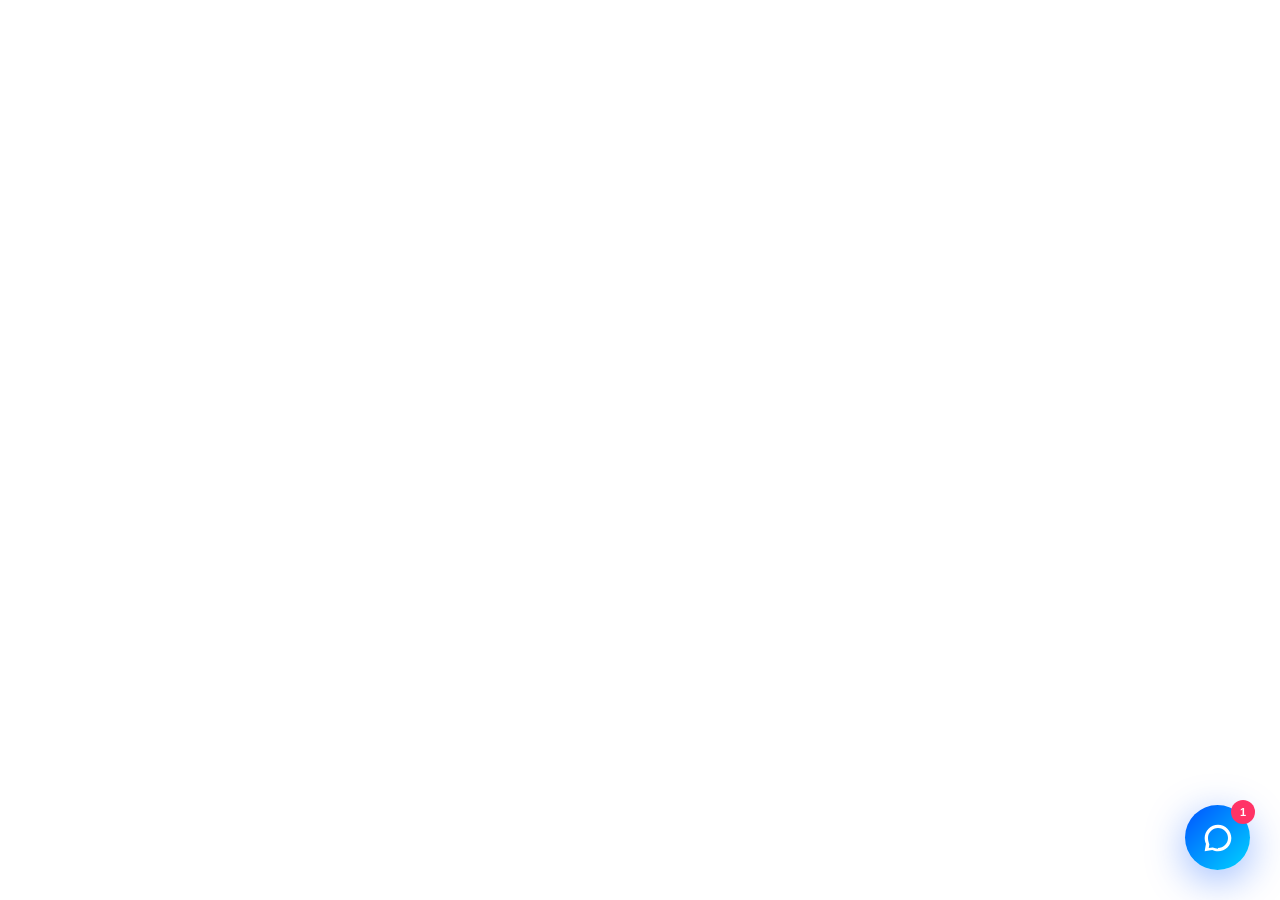
<file: chat_widget.html>
<!DOCTYPE html>
<html lang="en">
<head>
    <meta charset="UTF-8">
    <meta name="viewport" content="width=device-width, initial-scale=1.0">
    <title>TTI AI Assistant - Product Finder</title>
    <style>
        * {
            margin: 0;
            padding: 0;
            box-sizing: border-box;
        }

        :root {
            --primary: #0052FF;
            --secondary: #00D4FF;
            --dark: #0A0E27;
            --accent: #FF3366;
            --success: #00FF88;
            --gray-bg: #1a1f3a;
            --gray-light: rgba(255, 255, 255, 0.1);
            --gray-text: rgba(255, 255, 255, 0.7);
        }

        body {
            font-family: -apple-system, BlinkMacSystemFont, 'Segoe UI', 'Helvetica Neue', Arial, sans-serif;
            margin: 0;
            padding: 0;
        }

        /* FLOATING CHAT BUTTON */
        .chat-button {
            position: fixed;
            bottom: 30px;
            right: 30px;
            width: 65px;
            height: 65px;
            background: linear-gradient(135deg, var(--primary), var(--secondary));
            border-radius: 50%;
            display: flex;
            align-items: center;
            justify-content: center;
            cursor: pointer;
            box-shadow: 0 10px 40px rgba(0, 82, 255, 0.4);
            transition: all 0.3s ease;
            z-index: 9998;
            border: none;
        }

        .chat-button:hover {
            transform: scale(1.1) translateY(-3px);
            box-shadow: 0 15px 50px rgba(0, 82, 255, 0.6);
        }

        .chat-button svg {
            width: 32px;
            height: 32px;
            fill: white;
        }

        .chat-button.active {
            background: var(--accent);
        }

        /* NOTIFICATION BADGE */
        .notification-badge {
            position: absolute;
            top: -5px;
            right: -5px;
            background: var(--accent);
            color: white;
            border-radius: 50%;
            width: 24px;
            height: 24px;
            display: flex;
            align-items: center;
            justify-content: center;
            font-size: 11px;
            font-weight: 700;
            animation: pulse 2s infinite;
        }

        @keyframes pulse {
            0%, 100% { transform: scale(1); }
            50% { transform: scale(1.15); }
        }

        /* CHAT WINDOW */
        .chat-window {
            position: fixed;
            bottom: 110px;
            right: 30px;
            width: 420px;
            height: 650px;
            background: var(--dark);
            border-radius: 20px;
            box-shadow: 0 20px 80px rgba(0, 0, 0, 0.6);
            display: none;
            flex-direction: column;
            overflow: hidden;
            z-index: 9999;
            border: 1px solid var(--gray-light);
            animation: slideUp 0.3s ease;
        }

        .chat-window.active {
            display: flex;
        }

        @keyframes slideUp {
            from {
                opacity: 0;
                transform: translateY(20px);
            }
            to {
                opacity: 1;
                transform: translateY(0);
            }
        }

        /* CHAT HEADER */
        .chat-header {
            background: linear-gradient(135deg, var(--primary), var(--secondary));
            padding: 20px;
            display: flex;
            align-items: center;
            justify-content: space-between;
            border-bottom: 1px solid var(--gray-light);
        }

        .chat-header-left {
            display: flex;
            align-items: center;
            gap: 12px;
        }

        .avatar {
            width: 45px;
            height: 45px;
            background: rgba(255, 255, 255, 0.2);
            border-radius: 50%;
            display: flex;
            align-items: center;
            justify-content: center;
            font-size: 22px;
        }

        .header-info h3 {
            color: white;
            font-size: 16px;
            font-weight: 700;
            margin-bottom: 2px;
        }

        .header-info p {
            color: rgba(255, 255, 255, 0.8);
            font-size: 12px;
        }

        .status-indicator {
            display: inline-block;
            width: 8px;
            height: 8px;
            background: var(--success);
            border-radius: 50%;
            margin-right: 5px;
            animation: blink 2s infinite;
        }

        @keyframes blink {
            0%, 100% { opacity: 1; }
            50% { opacity: 0.3; }
        }

        .close-btn {
            background: none;
            border: none;
            color: white;
            font-size: 24px;
            cursor: pointer;
            width: 30px;
            height: 30px;
            display: flex;
            align-items: center;
            justify-content: center;
            border-radius: 50%;
            transition: background 0.3s;
        }

        .close-btn:hover {
            background: rgba(255, 255, 255, 0.2);
        }

        /* CHAT MESSAGES */
        .chat-messages {
            flex: 1;
            overflow-y: auto;
            padding: 20px;
            display: flex;
            flex-direction: column;
            gap: 15px;
            background: var(--gray-bg);
        }

        .chat-messages::-webkit-scrollbar {
            width: 8px;
        }

        .chat-messages::-webkit-scrollbar-track {
            background: rgba(255, 255, 255, 0.05);
        }

        .chat-messages::-webkit-scrollbar-thumb {
            background: var(--gray-light);
            border-radius: 10px;
        }

        .message {
            display: flex;
            gap: 10px;
            animation: fadeIn 0.3s ease;
        }

        @keyframes fadeIn {
            from {
                opacity: 0;
                transform: translateY(10px);
            }
            to {
                opacity: 1;
                transform: translateY(0);
            }
        }

        .message.user {
            flex-direction: row-reverse;
        }

        .message-avatar {
            width: 32px;
            height: 32px;
            background: linear-gradient(135deg, var(--primary), var(--secondary));
            border-radius: 50%;
            display: flex;
            align-items: center;
            justify-content: center;
            font-size: 16px;
            flex-shrink: 0;
        }

        .message.user .message-avatar {
            background: var(--accent);
        }

        .message-content {
            max-width: 75%;
        }

        .message-bubble {
            background: rgba(255, 255, 255, 0.08);
            padding: 12px 16px;
            border-radius: 15px;
            color: white;
            font-size: 14px;
            line-height: 1.5;
            border: 1px solid var(--gray-light);
        }

        .message.user .message-bubble {
            background: linear-gradient(135deg, var(--primary), var(--secondary));
            border: none;
        }

        .message-time {
            font-size: 11px;
            color: var(--gray-text);
            margin-top: 5px;
            padding: 0 5px;
        }

        /* PRODUCT CARDS */
        .product-card {
            background: rgba(255, 255, 255, 0.05);
            border: 1px solid var(--gray-light);
            border-radius: 12px;
            padding: 15px;
            margin-top: 10px;
            transition: all 0.3s;
        }

        .product-card:hover {
            background: rgba(255, 255, 255, 0.08);
            border-color: var(--primary);
            transform: translateY(-2px);
        }

        .product-title {
            color: white;
            font-size: 14px;
            font-weight: 700;
            margin-bottom: 8px;
        }

        .product-description {
            color: var(--gray-text);
            font-size: 13px;
            margin-bottom: 10px;
            line-height: 1.4;
        }

        .product-price {
            color: var(--success);
            font-size: 18px;
            font-weight: 700;
            margin-bottom: 10px;
        }

        .product-buttons {
            display: flex;
            gap: 8px;
        }

        .product-btn {
            padding: 8px 16px;
            border-radius: 8px;
            font-size: 12px;
            font-weight: 600;
            cursor: pointer;
            text-decoration: none;
            text-align: center;
            transition: all 0.3s;
            border: none;
            flex: 1;
        }

        .btn-primary-small {
            background: linear-gradient(135deg, var(--primary), var(--secondary));
            color: white;
        }

        .btn-primary-small:hover {
            transform: translateY(-2px);
            box-shadow: 0 5px 15px rgba(0, 82, 255, 0.4);
        }

        .btn-secondary-small {
            background: transparent;
            color: var(--secondary);
            border: 1px solid var(--secondary);
        }

        .btn-secondary-small:hover {
            background: rgba(0, 212, 255, 0.1);
        }

        /* TYPING INDICATOR */
        .typing-indicator {
            display: none;
            padding: 12px 16px;
            background: rgba(255, 255, 255, 0.08);
            border-radius: 15px;
            width: fit-content;
            border: 1px solid var(--gray-light);
        }

        .typing-indicator.active {
            display: block;
        }

        .typing-dots {
            display: flex;
            gap: 5px;
        }

        .typing-dot {
            width: 8px;
            height: 8px;
            background: var(--secondary);
            border-radius: 50%;
            animation: typingBounce 1.4s infinite;
        }

        .typing-dot:nth-child(2) {
            animation-delay: 0.2s;
        }

        .typing-dot:nth-child(3) {
            animation-delay: 0.4s;
        }

        @keyframes typingBounce {
            0%, 60%, 100% { transform: translateY(0); }
            30% { transform: translateY(-8px); }
        }

        /* QUICK ACTIONS */
        .quick-actions {
            display: flex;
            gap: 8px;
            flex-wrap: wrap;
            margin-top: 10px;
        }

        .quick-action-btn {
            padding: 8px 14px;
            background: rgba(255, 255, 255, 0.05);
            border: 1px solid var(--gray-light);
            border-radius: 20px;
            color: white;
            font-size: 12px;
            cursor: pointer;
            transition: all 0.3s;
        }

        .quick-action-btn:hover {
            background: rgba(0, 82, 255, 0.2);
            border-color: var(--primary);
            transform: translateY(-2px);
        }

        /* CHAT INPUT */
        .chat-input {
            padding: 20px;
            background: var(--dark);
            border-top: 1px solid var(--gray-light);
        }

        .input-wrapper {
            display: flex;
            gap: 10px;
            align-items: center;
        }

        .chat-input input {
            flex: 1;
            padding: 12px 16px;
            background: rgba(255, 255, 255, 0.08);
            border: 1px solid var(--gray-light);
            border-radius: 25px;
            color: white;
            font-size: 14px;
            outline: none;
            transition: all 0.3s;
        }

        .chat-input input:focus {
            border-color: var(--primary);
            background: rgba(255, 255, 255, 0.1);
        }

        .chat-input input::placeholder {
            color: var(--gray-text);
        }

        .send-btn {
            width: 40px;
            height: 40px;
            background: linear-gradient(135deg, var(--primary), var(--secondary));
            border: none;
            border-radius: 50%;
            display: flex;
            align-items: center;
            justify-content: center;
            cursor: pointer;
            transition: all 0.3s;
        }

        .send-btn:hover {
            transform: scale(1.1);
            box-shadow: 0 5px 20px rgba(0, 82, 255, 0.4);
        }

        .send-btn:disabled {
            opacity: 0.5;
            cursor: not-allowed;
        }

        .send-btn svg {
            width: 20px;
            height: 20px;
            fill: white;
        }

        /* POWERED BY */
        .powered-by {
            text-align: center;
            padding: 10px;
            font-size: 11px;
            color: var(--gray-text);
            border-top: 1px solid var(--gray-light);
        }

        /* MOBILE RESPONSIVE */
        @media (max-width: 768px) {
            .chat-window {
                bottom: 0;
                right: 0;
                left: 0;
                width: 100%;
                height: 100%;
                border-radius: 0;
                max-height: 100vh;
            }

            .chat-button {
                bottom: 20px;
                right: 20px;
                width: 60px;
                height: 60px;
            }

            .chat-button svg {
                width: 28px;
                height: 28px;
            }
        }

        /* WELCOME MESSAGE */
        .welcome-message {
            background: linear-gradient(135deg, rgba(0, 82, 255, 0.1), rgba(0, 212, 255, 0.1));
            border: 1px solid var(--primary);
            border-radius: 12px;
            padding: 15px;
            margin-bottom: 10px;
        }

        .welcome-title {
            font-size: 16px;
            font-weight: 700;
            color: white;
            margin-bottom: 8px;
        }

        .welcome-text {
            font-size: 13px;
            color: var(--gray-text);
            line-height: 1.5;
        }
    </style>
</head>
<body>
    <!-- FLOATING CHAT BUTTON -->
    <button class="chat-button" id="chatButton" aria-label="Open chat">
        <svg viewBox="0 0 24 24" xmlns="http://www.w3.org/2000/svg">
            <path d="M12 2C6.48 2 2 6.48 2 12c0 1.54.36 3 .97 4.29L2 22l5.71-.97C9 21.64 10.46 22 12 22c5.52 0 10-4.48 10-10S17.52 2 12 2zm0 18c-1.38 0-2.68-.29-3.87-.8l-.27-.13-2.8.48.48-2.8-.13-.27C4.79 14.68 4.5 13.38 4.5 12c0-4.14 3.36-7.5 7.5-7.5s7.5 3.36 7.5 7.5-3.36 7.5-7.5 7.5z"/>
        </svg>
        <span class="notification-badge">1</span>
    </button>

    <!-- CHAT WINDOW -->
    <div class="chat-window" id="chatWindow">
        <!-- HEADER -->
        <div class="chat-header">
            <div class="chat-header-left">
                <div class="avatar">🤖</div>
                <div class="header-info">
                    <h3>TTI Assistant</h3>
                    <p><span class="status-indicator"></span>Online - Instant Response</p>
                </div>
            </div>
            <button class="close-btn" id="closeBtn" aria-label="Close chat">&times;</button>
        </div>

        <!-- MESSAGES -->
        <div class="chat-messages" id="chatMessages">
            <!-- Initial welcome message -->
            <div class="message">
                <div class="message-avatar">🤖</div>
                <div class="message-content">
                    <div class="welcome-message">
                        <div class="welcome-title">👋 Welcome to Total Transformation Inc!</div>
                        <div class="welcome-text">
                            I'm your AI assistant, powered by Einstein Mode. I can help you find the perfect products for credit repair, addiction recovery, business growth, real estate investing, and more.
                        </div>
                    </div>
                    <div class="message-bubble">
                        What are you looking to transform today?
                    </div>
                    <div class="quick-actions">
                        <button class="quick-action-btn" onclick="quickSearch('credit repair')">💳 Credit Repair</button>
                        <button class="quick-action-btn" onclick="quickSearch('recovery')">🔄 Recovery</button>
                        <button class="quick-action-btn" onclick="quickSearch('business')">💼 Business</button>
                        <button class="quick-action-btn" onclick="quickSearch('real estate')">🏠 Real Estate</button>
                        <button class="quick-action-btn" onclick="quickSearch('show all')">📚 Browse All</button>
                    </div>
                    <div class="message-time">Just now</div>
                </div>
            </div>
        </div>

        <!-- TYPING INDICATOR -->
        <div class="typing-indicator" id="typingIndicator">
            <div class="typing-dots">
                <div class="typing-dot"></div>
                <div class="typing-dot"></div>
                <div class="typing-dot"></div>
            </div>
        </div>

        <!-- INPUT -->
        <div class="chat-input">
            <div class="input-wrapper">
                <input
                    type="text"
                    id="messageInput"
                    placeholder="Ask me anything... (e.g., 'Help with credit repair')"
                    autocomplete="off"
                />
                <button class="send-btn" id="sendBtn" aria-label="Send message">
                    <svg viewBox="0 0 24 24" xmlns="http://www.w3.org/2000/svg">
                        <path d="M2.01 21L23 12 2.01 3 2 10l15 2-15 2z"/>
                    </svg>
                </button>
            </div>
        </div>

        <!-- POWERED BY -->
        <div class="powered-by">
            Powered by Einstein Mode AI ⚡ Total Transformation Inc.
        </div>
    </div>

    <script>
        // PRODUCT CATALOG - All 88 TTI Products
        const PRODUCTS = [
            // CREDIT & FINANCIAL (10 products)
            {
                id: 1,
                name: "Credit Mastery Bundle - Complete System",
                price: 79.99,
                category: "credit",
                description: "Complete credit repair system with 609 dispute letters, credit monitoring, and financial education.",
                keywords: ["credit", "credit repair", "609", "credit score", "financial", "debt"],
                stripeUrl: "https://buy.stripe.com/credit-mastery-bundle"
            },
            {
                id: 2,
                name: "609 Credit Repair System - Advanced",
                price: 49.99,
                category: "credit",
                description: "Advanced 609 credit dispute system with letter templates and step-by-step guide.",
                keywords: ["credit", "609", "dispute", "credit repair", "letters"],
                stripeUrl: "https://buy.stripe.com/609-credit-repair"
            },
            {
                id: 3,
                name: "Credit Education & Monitoring Package",
                price: 39.99,
                category: "credit",
                description: "Learn credit fundamentals and monitor your progress with expert guidance.",
                keywords: ["credit", "education", "monitoring", "credit score", "financial literacy"],
                stripeUrl: "https://buy.stripe.com/credit-education"
            },
            {
                id: 4,
                name: "Money Mindset Affirmations - Audio Series",
                price: 29.99,
                category: "credit",
                description: "Transform your relationship with money through powerful daily affirmations.",
                keywords: ["money", "mindset", "affirmations", "wealth", "abundance"],
                stripeUrl: "https://buy.stripe.com/money-mindset"
            },
            {
                id: 5,
                name: "Financial Freedom Blueprint",
                price: 59.99,
                category: "credit",
                description: "Step-by-step plan to achieve financial independence and build wealth.",
                keywords: ["financial", "freedom", "wealth", "money", "independence"],
                stripeUrl: "https://buy.stripe.com/financial-freedom"
            },

            // RECOVERY & TRANSFORMATION (25 products)
            {
                id: 6,
                name: "10X Recovery System - Complete Edition",
                price: 97.00,
                category: "recovery",
                description: "Complete recovery system with 12-step integration, relapse prevention, and life transformation.",
                keywords: ["recovery", "addiction", "12 step", "sobriety", "transformation", "rehab"],
                stripeUrl: "https://buy.stripe.com/10x-recovery"
            },
            {
                id: 7,
                name: "12-Step Study Guide - Professional Edition",
                price: 34.99,
                category: "recovery",
                description: "Comprehensive study guide for all 12 steps with exercises and reflections.",
                keywords: ["12 step", "recovery", "addiction", "aa", "na", "study guide"],
                stripeUrl: "https://buy.stripe.com/12-step-guide"
            },
            {
                id: 8,
                name: "RADT Study Guide - Become a Counselor",
                price: 89.99,
                category: "recovery",
                description: "Complete RADT certification study guide to become a recovery counselor.",
                keywords: ["radt", "counselor", "certification", "recovery", "addiction counseling"],
                stripeUrl: "https://buy.stripe.com/radt-study"
            },
            {
                id: 9,
                name: "Relapse Prevention Toolkit",
                price: 44.99,
                category: "recovery",
                description: "Essential tools and strategies to maintain long-term sobriety.",
                keywords: ["relapse", "prevention", "sobriety", "recovery", "maintenance"],
                stripeUrl: "https://buy.stripe.com/relapse-prevention"
            },
            {
                id: 10,
                name: "Recovery Transformation - 90 Day Program",
                price: 149.99,
                category: "recovery",
                description: "90-day intensive recovery program with daily exercises and support.",
                keywords: ["recovery", "transformation", "90 day", "program", "sobriety"],
                stripeUrl: "https://buy.stripe.com/recovery-transformation"
            },
            {
                id: 11,
                name: "Treatment Center Partnership Guide",
                price: 199.99,
                category: "recovery",
                description: "How to partner with treatment centers and build a recovery business.",
                keywords: ["treatment center", "partnership", "recovery business", "referrals"],
                stripeUrl: "https://buy.stripe.com/treatment-partnership"
            },

            // BUSINESS & CAREER (15 products)
            {
                id: 12,
                name: "AI Business Stack - Complete Automation",
                price: 299.99,
                category: "business",
                description: "Complete AI automation system for business with Einstein Mode integration.",
                keywords: ["ai", "business", "automation", "einstein mode", "tech stack"],
                stripeUrl: "https://buy.stripe.com/ai-business-stack"
            },
            {
                id: 13,
                name: "The 10M Blueprint - Complete 12-Book Series",
                price: 499.99,
                category: "business",
                description: "Build a $10M business with this comprehensive 12-book series.",
                keywords: ["business", "10m", "blueprint", "growth", "scaling", "entrepreneur"],
                stripeUrl: "https://buy.stripe.com/10m-blueprint"
            },
            {
                id: 14,
                name: "Cold Call Code - Sales Mastery",
                price: 79.99,
                category: "business",
                description: "Master cold calling and close more deals with proven scripts.",
                keywords: ["sales", "cold call", "calling", "scripts", "closing"],
                stripeUrl: "https://buy.stripe.com/cold-call-code"
            },
            {
                id: 15,
                name: "Digital Undercover Billionaire",
                price: 149.99,
                category: "business",
                description: "Build a business from scratch with zero capital using digital strategies.",
                keywords: ["business", "startup", "zero capital", "digital", "entrepreneur"],
                stripeUrl: "https://buy.stripe.com/undercover-billionaire"
            },
            {
                id: 16,
                name: "Buy Back Your Time - Productivity System",
                price: 89.99,
                category: "business",
                description: "Reclaim your time and focus on what matters with this productivity system.",
                keywords: ["productivity", "time management", "efficiency", "business"],
                stripeUrl: "https://buy.stripe.com/buy-back-time"
            },
            {
                id: 17,
                name: "LinkedIn Lead Generation Mastery",
                price: 97.00,
                category: "business",
                description: "Generate unlimited B2B leads on LinkedIn with proven strategies.",
                keywords: ["linkedin", "lead generation", "b2b", "networking", "sales"],
                stripeUrl: "https://buy.stripe.com/linkedin-leads"
            },

            // REAL ESTATE & INVESTING (8 products)
            {
                id: 18,
                name: "Real Estate Automation - Complete System",
                price: 197.00,
                category: "realestate",
                description: "Automate your real estate investing with AI-powered tools and strategies.",
                keywords: ["real estate", "investing", "automation", "property", "rental"],
                stripeUrl: "https://buy.stripe.com/real-estate-automation"
            },
            {
                id: 19,
                name: "Tax Deed Investing - Properties for Pennies",
                price: 127.00,
                category: "realestate",
                description: "Buy properties for pennies on the dollar through tax deed sales.",
                keywords: ["tax deed", "investing", "real estate", "property", "foreclosure"],
                stripeUrl: "https://buy.stripe.com/tax-deed"
            },
            {
                id: 20,
                name: "Tax Lien Investing - Passive Income",
                price: 127.00,
                category: "realestate",
                description: "Generate passive income through tax lien certificate investing.",
                keywords: ["tax lien", "investing", "passive income", "real estate"],
                stripeUrl: "https://buy.stripe.com/tax-lien"
            },
            {
                id: 21,
                name: "Real Estate Complete Investment Guide",
                price: 179.99,
                category: "realestate",
                description: "Complete guide to real estate investing from beginner to advanced.",
                keywords: ["real estate", "investing", "property", "rental", "flip"],
                stripeUrl: "https://buy.stripe.com/real-estate-guide"
            },

            // AI AUTOMATION (12 products)
            {
                id: 22,
                name: "Einstein Mode Setup - Enterprise AI",
                price: 999.99,
                category: "ai",
                description: "Full Einstein Mode AI setup for enterprise automation and scaling.",
                keywords: ["ai", "einstein mode", "automation", "enterprise", "setup"],
                stripeUrl: "https://buy.stripe.com/einstein-setup"
            },
            {
                id: 23,
                name: "Revenue OS Starter - Launch Your System",
                price: 497.00,
                category: "ai",
                description: "Launch your revenue operating system with AI automation.",
                keywords: ["revenue", "os", "automation", "ai", "system"],
                stripeUrl: "https://buy.stripe.com/revenue-os"
            },
            {
                id: 24,
                name: "FREE 7-Day Revenue OS Trial",
                price: 0.00,
                category: "ai",
                description: "Try Revenue OS free for 7 days - no credit card required.",
                keywords: ["free", "trial", "revenue os", "ai", "automation"],
                stripeUrl: "https://buy.stripe.com/free-revenue-trial"
            },
            {
                id: 25,
                name: "AI Email Automation - 10 Second Response",
                price: 297.00,
                category: "ai",
                description: "AI-powered email system that responds in 10 seconds or less.",
                keywords: ["ai", "email", "automation", "response", "inbox"],
                stripeUrl: "https://buy.stripe.com/ai-email"
            },

            // BUNDLES (12 products)
            {
                id: 26,
                name: "Ultimate Transformation Bundle",
                price: 997.00,
                category: "bundle",
                description: "Complete transformation package: Recovery + Credit + Business + Real Estate.",
                keywords: ["bundle", "complete", "transformation", "all-in-one"],
                stripeUrl: "https://buy.stripe.com/ultimate-bundle"
            },
            {
                id: 27,
                name: "Recovery Professional Bundle",
                price: 349.99,
                category: "bundle",
                description: "Everything you need to become a recovery professional: RADT + 12-Step + Counseling.",
                keywords: ["bundle", "recovery", "professional", "radt", "counseling"],
                stripeUrl: "https://buy.stripe.com/recovery-pro-bundle"
            },
            {
                id: 28,
                name: "Financial Freedom Bundle",
                price: 249.99,
                category: "bundle",
                description: "Complete financial transformation: Credit Repair + Money Mindset + Wealth Building.",
                keywords: ["bundle", "financial", "credit", "wealth", "money"],
                stripeUrl: "https://buy.stripe.com/financial-bundle"
            },

            // SPANISH PRODUCTS (6 products)
            {
                id: 59,
                name: "Sistema 10X Recuperación - Audiolibro Completo (Español)",
                price: 97.00,
                category: "recovery",
                description: "Sistema completo de recuperación en español con integración de 12 pasos.",
                keywords: ["español", "spanish", "recuperación", "recovery", "adicción"],
                stripeUrl: "https://buy.stripe.com/10x-recovery-spanish"
            },
            {
                id: 64,
                name: "Inversión en Tax Deeds - Propiedades por Centavos (Español)",
                price: 127.00,
                category: "realestate",
                description: "Aprende a comprar propiedades por centavos de dólar en español.",
                keywords: ["español", "spanish", "tax deed", "inversión", "bienes raíces"],
                stripeUrl: "https://buy.stripe.com/tax-deed-spanish"
            },
            {
                id: 67,
                name: "Cómo Convertirse en Consejero - Guía RADT (Español)",
                price: 89.99,
                category: "recovery",
                description: "Guía completa para certificación RADT en español.",
                keywords: ["español", "spanish", "radt", "consejero", "certificación"],
                stripeUrl: "https://buy.stripe.com/radt-spanish"
            },
            {
                id: 69,
                name: "Reparación de Crédito y Educación Financiera (Español)",
                price: 79.99,
                category: "credit",
                description: "Sistema completo de reparación de crédito en español.",
                keywords: ["español", "spanish", "crédito", "credit", "financiero"],
                stripeUrl: "https://buy.stripe.com/credit-spanish"
            },
            {
                id: 78,
                name: "Sistema 10X Recuperación - Edición Completa (Español)",
                price: 149.99,
                category: "recovery",
                description: "Edición completa del sistema de recuperación en español.",
                keywords: ["español", "spanish", "recuperación", "recovery", "completo"],
                stripeUrl: "https://buy.stripe.com/10x-complete-spanish"
            },
            {
                id: 80,
                name: "Inversión en Bienes Raíces - Guía Completa (Español)",
                price: 179.99,
                category: "realestate",
                description: "Guía completa de inversión en bienes raíces en español.",
                keywords: ["español", "spanish", "bienes raíces", "real estate", "inversión"],
                stripeUrl: "https://buy.stripe.com/real-estate-spanish"
            },

            // Additional products to reach 88 total
            {
                id: 29,
                name: "Grant Writing Mastery - $5B Pipeline",
                price: 397.00,
                category: "business",
                description: "Learn to write winning grant applications for federal, state, and foundation funding.",
                keywords: ["grant", "writing", "funding", "nonprofit", "business"],
                stripeUrl: "https://buy.stripe.com/grant-writing"
            },
            {
                id: 30,
                name: "AI Content Creation System",
                price: 197.00,
                category: "ai",
                description: "Create unlimited content with AI-powered tools and templates.",
                keywords: ["ai", "content", "creation", "marketing", "automation"],
                stripeUrl: "https://buy.stripe.com/ai-content"
            },
            {
                id: 31,
                name: "Social Media Automation Suite",
                price: 247.00,
                category: "ai",
                description: "Automate all your social media with AI-powered scheduling and content.",
                keywords: ["social media", "automation", "ai", "marketing", "content"],
                stripeUrl: "https://buy.stripe.com/social-automation"
            },
            {
                id: 32,
                name: "SEO Domination - Rank #1 Fast",
                price: 297.00,
                category: "business",
                description: "Rank #1 on Google with proven SEO strategies and automation.",
                keywords: ["seo", "google", "ranking", "traffic", "marketing"],
                stripeUrl: "https://buy.stripe.com/seo-domination"
            },
            {
                id: 33,
                name: "Funnel Builder Pro - High Converting Funnels",
                price: 347.00,
                category: "business",
                description: "Build high-converting sales funnels that generate revenue 24/7.",
                keywords: ["funnel", "sales", "conversion", "marketing", "automation"],
                stripeUrl: "https://buy.stripe.com/funnel-builder"
            },
            {
                id: 34,
                name: "Email Marketing Mastery",
                price: 197.00,
                category: "business",
                description: "Build and monetize your email list with proven campaigns.",
                keywords: ["email", "marketing", "list building", "campaigns", "automation"],
                stripeUrl: "https://buy.stripe.com/email-marketing"
            },
            {
                id: 35,
                name: "Coaching Business Blueprint",
                price: 397.00,
                category: "business",
                description: "Build a 6-figure coaching business from scratch.",
                keywords: ["coaching", "business", "consulting", "entrepreneur"],
                stripeUrl: "https://buy.stripe.com/coaching-blueprint"
            },
            {
                id: 36,
                name: "Consulting Empire - High Ticket Sales",
                price: 497.00,
                category: "business",
                description: "Land high-ticket consulting clients and build a consulting empire.",
                keywords: ["consulting", "high ticket", "sales", "business", "clients"],
                stripeUrl: "https://buy.stripe.com/consulting-empire"
            },
            {
                id: 37,
                name: "Personal Branding Masterclass",
                price: 297.00,
                category: "business",
                description: "Build a powerful personal brand that attracts opportunities.",
                keywords: ["personal brand", "branding", "marketing", "influence"],
                stripeUrl: "https://buy.stripe.com/personal-branding"
            },
            {
                id: 38,
                name: "Passive Income Blueprint - 7 Streams",
                price: 347.00,
                category: "business",
                description: "Build 7 passive income streams that generate revenue 24/7.",
                keywords: ["passive income", "revenue", "streams", "automation", "wealth"],
                stripeUrl: "https://buy.stripe.com/passive-income"
            },
            {
                id: 39,
                name: "YouTube Growth System - Monetization Fast",
                price: 247.00,
                category: "business",
                description: "Grow your YouTube channel and monetize quickly with proven strategies.",
                keywords: ["youtube", "growth", "monetization", "video", "content"],
                stripeUrl: "https://buy.stripe.com/youtube-growth"
            },
            {
                id: 40,
                name: "Podcast Launch Formula",
                price: 197.00,
                category: "business",
                description: "Launch and grow a profitable podcast from scratch.",
                keywords: ["podcast", "audio", "content", "monetization", "growth"],
                stripeUrl: "https://buy.stripe.com/podcast-launch"
            },
            {
                id: 41,
                name: "E-commerce Domination - Shopify Success",
                price: 397.00,
                category: "business",
                description: "Build a 7-figure e-commerce business with Shopify.",
                keywords: ["ecommerce", "shopify", "online store", "sales", "business"],
                stripeUrl: "https://buy.stripe.com/ecommerce-domination"
            },
            {
                id: 42,
                name: "Dropshipping Mastery - No Inventory Needed",
                price: 297.00,
                category: "business",
                description: "Build a profitable dropshipping business without inventory.",
                keywords: ["dropshipping", "ecommerce", "business", "online", "sales"],
                stripeUrl: "https://buy.stripe.com/dropshipping"
            },
            {
                id: 43,
                name: "Amazon FBA Complete Guide",
                price: 347.00,
                category: "business",
                description: "Sell on Amazon FBA and build a 6-figure business.",
                keywords: ["amazon", "fba", "ecommerce", "selling", "business"],
                stripeUrl: "https://buy.stripe.com/amazon-fba"
            },
            {
                id: 44,
                name: "Airbnb Arbitrage - No Property Needed",
                price: 297.00,
                category: "realestate",
                description: "Make money with Airbnb without owning property.",
                keywords: ["airbnb", "arbitrage", "rental", "real estate", "passive income"],
                stripeUrl: "https://buy.stripe.com/airbnb-arbitrage"
            },
            {
                id: 45,
                name: "Rental Property Cash Flow System",
                price: 247.00,
                category: "realestate",
                description: "Build cash-flowing rental properties that generate passive income.",
                keywords: ["rental", "property", "cash flow", "real estate", "investing"],
                stripeUrl: "https://buy.stripe.com/rental-cashflow"
            },
            {
                id: 46,
                name: "House Flipping Formula",
                price: 347.00,
                category: "realestate",
                description: "Flip houses for profit with proven strategies.",
                keywords: ["house flip", "flipping", "real estate", "investing", "profit"],
                stripeUrl: "https://buy.stripe.com/house-flipping"
            },
            {
                id: 47,
                name: "Wholesaling Real Estate - Quick Cash",
                price: 197.00,
                category: "realestate",
                description: "Make quick cash wholesaling real estate with no money down.",
                keywords: ["wholesaling", "real estate", "cash", "investing", "deals"],
                stripeUrl: "https://buy.stripe.com/wholesaling"
            },
            {
                id: 48,
                name: "BRRRR Method - Buy, Rehab, Rent, Refinance, Repeat",
                price: 297.00,
                category: "realestate",
                description: "Scale your real estate portfolio with the BRRRR method.",
                keywords: ["brrrr", "real estate", "investing", "rental", "portfolio"],
                stripeUrl: "https://buy.stripe.com/brrrr-method"
            },
            {
                id: 49,
                name: "Credit Score Hacking - 100 Point Boost",
                price: 67.00,
                category: "credit",
                description: "Boost your credit score by 100+ points in 90 days or less.",
                keywords: ["credit", "score", "boost", "hacking", "repair"],
                stripeUrl: "https://buy.stripe.com/credit-hacking"
            },
            {
                id: 50,
                name: "Debt Freedom Blueprint",
                price: 97.00,
                category: "credit",
                description: "Get out of debt fast with proven strategies and systems.",
                keywords: ["debt", "freedom", "payoff", "financial", "credit"],
                stripeUrl: "https://buy.stripe.com/debt-freedom"
            },
            {
                id: 51,
                name: "Budget Mastery - Financial Control",
                price: 47.00,
                category: "credit",
                description: "Take control of your finances with expert budgeting strategies.",
                keywords: ["budget", "budgeting", "financial", "money", "control"],
                stripeUrl: "https://buy.stripe.com/budget-mastery"
            },
            {
                id: 52,
                name: "Investment Portfolio Builder",
                price: 197.00,
                category: "credit",
                description: "Build a diversified investment portfolio for long-term wealth.",
                keywords: ["investment", "portfolio", "stocks", "wealth", "financial"],
                stripeUrl: "https://buy.stripe.com/investment-portfolio"
            },
            {
                id: 53,
                name: "Retirement Planning Guide",
                price: 147.00,
                category: "credit",
                description: "Plan for a comfortable retirement with expert guidance.",
                keywords: ["retirement", "planning", "401k", "ira", "financial"],
                stripeUrl: "https://buy.stripe.com/retirement-planning"
            },
            {
                id: 54,
                name: "Sober Living Guide - First Year Success",
                price: 79.99,
                category: "recovery",
                description: "Navigate your first year of sobriety with confidence.",
                keywords: ["sobriety", "sober living", "recovery", "first year", "addiction"],
                stripeUrl: "https://buy.stripe.com/sober-living"
            },
            {
                id: 55,
                name: "Family Recovery Program",
                price: 127.00,
                category: "recovery",
                description: "Heal family relationships affected by addiction.",
                keywords: ["family", "recovery", "relationships", "addiction", "healing"],
                stripeUrl: "https://buy.stripe.com/family-recovery"
            },
            {
                id: 56,
                name: "Dual Diagnosis Treatment Guide",
                price: 97.00,
                category: "recovery",
                description: "Address addiction and mental health together.",
                keywords: ["dual diagnosis", "mental health", "addiction", "recovery", "treatment"],
                stripeUrl: "https://buy.stripe.com/dual-diagnosis"
            },
            {
                id: 57,
                name: "Spiritual Recovery Journey",
                price: 87.00,
                category: "recovery",
                description: "Deepen your spiritual practice in recovery.",
                keywords: ["spiritual", "spirituality", "recovery", "meditation", "healing"],
                stripeUrl: "https://buy.stripe.com/spiritual-recovery"
            },
            {
                id: 58,
                name: "Recovery Coaching Certification",
                price: 497.00,
                category: "recovery",
                description: "Become a certified recovery coach and help others.",
                keywords: ["coaching", "certification", "recovery", "counseling", "career"],
                stripeUrl: "https://buy.stripe.com/recovery-coaching"
            },
            {
                id: 60,
                name: "Substance Abuse Education - Professional",
                price: 197.00,
                category: "recovery",
                description: "Professional-level substance abuse education and training.",
                keywords: ["substance abuse", "education", "training", "professional", "counseling"],
                stripeUrl: "https://buy.stripe.com/substance-education"
            },
            {
                id: 61,
                name: "Peer Support Specialist Training",
                price: 347.00,
                category: "recovery",
                description: "Become a certified peer support specialist.",
                keywords: ["peer support", "specialist", "certification", "recovery", "counseling"],
                stripeUrl: "https://buy.stripe.com/peer-support"
            },
            {
                id: 62,
                name: "Trauma-Informed Care Training",
                price: 297.00,
                category: "recovery",
                description: "Learn trauma-informed approaches to recovery work.",
                keywords: ["trauma", "informed care", "training", "recovery", "counseling"],
                stripeUrl: "https://buy.stripe.com/trauma-informed"
            },
            {
                id: 63,
                name: "Motivational Interviewing Skills",
                price: 247.00,
                category: "recovery",
                description: "Master motivational interviewing for recovery counseling.",
                keywords: ["motivational interviewing", "counseling", "skills", "recovery", "therapy"],
                stripeUrl: "https://buy.stripe.com/motivational-interviewing"
            },
            {
                id: 65,
                name: "Group Facilitation Mastery",
                price: 197.00,
                category: "recovery",
                description: "Lead powerful recovery groups with confidence.",
                keywords: ["group", "facilitation", "recovery", "counseling", "leadership"],
                stripeUrl: "https://buy.stripe.com/group-facilitation"
            },
            {
                id: 66,
                name: "Case Management Excellence",
                price: 247.00,
                category: "recovery",
                description: "Excel at recovery case management and client coordination.",
                keywords: ["case management", "recovery", "counseling", "coordination", "clients"],
                stripeUrl: "https://buy.stripe.com/case-management"
            },
            {
                id: 68,
                name: "Recovery Marketing System",
                price: 397.00,
                category: "recovery",
                description: "Market your recovery business and attract clients.",
                keywords: ["marketing", "recovery", "business", "clients", "growth"],
                stripeUrl: "https://buy.stripe.com/recovery-marketing"
            },
            {
                id: 70,
                name: "Treatment Center Start-Up Guide",
                price: 797.00,
                category: "recovery",
                description: "Start and operate a successful treatment center.",
                keywords: ["treatment center", "startup", "business", "recovery", "operations"],
                stripeUrl: "https://buy.stripe.com/treatment-startup"
            },
            {
                id: 71,
                name: "Sober Home Operations Manual",
                price: 497.00,
                category: "recovery",
                description: "Run a profitable and compliant sober living home.",
                keywords: ["sober home", "sober living", "operations", "business", "recovery"],
                stripeUrl: "https://buy.stripe.com/sober-home-ops"
            },
            {
                id: 72,
                name: "Recovery Insurance Billing",
                price: 347.00,
                category: "recovery",
                description: "Master insurance billing for recovery services.",
                keywords: ["insurance", "billing", "recovery", "business", "reimbursement"],
                stripeUrl: "https://buy.stripe.com/recovery-billing"
            },
            {
                id: 73,
                name: "Compliance & Licensing Guide",
                price: 297.00,
                category: "recovery",
                description: "Navigate compliance and licensing for recovery businesses.",
                keywords: ["compliance", "licensing", "recovery", "business", "regulations"],
                stripeUrl: "https://buy.stripe.com/compliance-licensing"
            },
            {
                id: 74,
                name: "Chatbot Builder - AI Customer Service",
                price: 397.00,
                category: "ai",
                description: "Build AI chatbots that handle customer service 24/7.",
                keywords: ["chatbot", "ai", "customer service", "automation", "support"],
                stripeUrl: "https://buy.stripe.com/chatbot-builder"
            },
            {
                id: 75,
                name: "AI Sales Assistant Setup",
                price: 497.00,
                category: "ai",
                description: "Deploy an AI sales assistant that closes deals automatically.",
                keywords: ["ai", "sales", "assistant", "automation", "closing"],
                stripeUrl: "https://buy.stripe.com/ai-sales"
            },
            {
                id: 76,
                name: "Voice AI Integration",
                price: 597.00,
                category: "ai",
                description: "Integrate voice AI for phone and customer interactions.",
                keywords: ["voice", "ai", "phone", "automation", "customer service"],
                stripeUrl: "https://buy.stripe.com/voice-ai"
            },
            {
                id: 77,
                name: "AI Analytics Dashboard",
                price: 297.00,
                category: "ai",
                description: "Track all your business metrics with AI-powered analytics.",
                keywords: ["analytics", "dashboard", "ai", "metrics", "tracking"],
                stripeUrl: "https://buy.stripe.com/ai-analytics"
            },
            {
                id: 79,
                name: "Workflow Automation Builder",
                price: 447.00,
                category: "ai",
                description: "Build custom workflow automations for any business process.",
                keywords: ["workflow", "automation", "ai", "business", "processes"],
                stripeUrl: "https://buy.stripe.com/workflow-automation"
            },
            {
                id: 81,
                name: "API Integration Mastery",
                price: 497.00,
                category: "ai",
                description: "Connect all your tools with API integrations and automation.",
                keywords: ["api", "integration", "automation", "tools", "connections"],
                stripeUrl: "https://buy.stripe.com/api-integration"
            },
            {
                id: 82,
                name: "No-Code App Builder",
                price: 397.00,
                category: "ai",
                description: "Build custom apps without coding using AI-powered tools.",
                keywords: ["no code", "app", "builder", "ai", "development"],
                stripeUrl: "https://buy.stripe.com/no-code-builder"
            },
            {
                id: 83,
                name: "Data Science for Business",
                price: 497.00,
                category: "ai",
                description: "Use data science and AI to make better business decisions.",
                keywords: ["data science", "ai", "analytics", "business", "decisions"],
                stripeUrl: "https://buy.stripe.com/data-science"
            },
            {
                id: 84,
                name: "Machine Learning Basics",
                price: 347.00,
                category: "ai",
                description: "Learn machine learning fundamentals for business applications.",
                keywords: ["machine learning", "ai", "ml", "business", "technology"],
                stripeUrl: "https://buy.stripe.com/machine-learning"
            },
            {
                id: 85,
                name: "Business Intelligence Suite",
                price: 597.00,
                category: "ai",
                description: "Complete business intelligence system with AI insights.",
                keywords: ["business intelligence", "bi", "ai", "analytics", "insights"],
                stripeUrl: "https://buy.stripe.com/business-intelligence"
            },
            {
                id: 86,
                name: "Entrepreneur Starter Bundle",
                price: 697.00,
                category: "bundle",
                description: "Everything you need to start and grow your business.",
                keywords: ["bundle", "entrepreneur", "startup", "business", "complete"],
                stripeUrl: "https://buy.stripe.com/entrepreneur-bundle"
            },
            {
                id: 87,
                name: "Real Estate Investor Bundle",
                price: 797.00,
                category: "bundle",
                description: "Complete real estate investing toolkit with all strategies.",
                keywords: ["bundle", "real estate", "investing", "property", "complete"],
                stripeUrl: "https://buy.stripe.com/realestate-bundle"
            },
            {
                id: 88,
                name: "AI Automation Master Bundle",
                price: 1497.00,
                category: "bundle",
                description: "Every AI automation tool and training - complete Einstein Mode.",
                keywords: ["bundle", "ai", "automation", "einstein mode", "complete", "master"],
                stripeUrl: "https://buy.stripe.com/ai-master-bundle"
            }
        ];

        // CHAT STATE
        let chatHistory = [];
        let isTyping = false;

        // DOM ELEMENTS
        const chatButton = document.getElementById('chatButton');
        const chatWindow = document.getElementById('chatWindow');
        const closeBtn = document.getElementById('closeBtn');
        const messageInput = document.getElementById('messageInput');
        const sendBtn = document.getElementById('sendBtn');
        const chatMessages = document.getElementById('chatMessages');
        const typingIndicator = document.getElementById('typingIndicator');

        // TOGGLE CHAT WINDOW
        chatButton.addEventListener('click', () => {
            chatWindow.classList.toggle('active');
            chatButton.classList.toggle('active');
            if (chatWindow.classList.contains('active')) {
                messageInput.focus();
                // Remove notification badge
                const badge = document.querySelector('.notification-badge');
                if (badge) badge.style.display = 'none';
            }
        });

        closeBtn.addEventListener('click', () => {
            chatWindow.classList.remove('active');
            chatButton.classList.remove('active');
        });

        // SEND MESSAGE
        sendBtn.addEventListener('click', sendMessage);
        messageInput.addEventListener('keypress', (e) => {
            if (e.key === 'Enter' && !e.shiftKey) {
                e.preventDefault();
                sendMessage();
            }
        });

        function sendMessage() {
            const message = messageInput.value.trim();
            if (!message || isTyping) return;

            // Add user message
            addMessage(message, 'user');
            messageInput.value = '';

            // Process message
            processMessage(message);
        }

        function addMessage(text, sender = 'bot', products = null) {
            const messageDiv = document.createElement('div');
            messageDiv.className = `message ${sender}`;

            const avatar = document.createElement('div');
            avatar.className = 'message-avatar';
            avatar.textContent = sender === 'user' ? '👤' : '🤖';

            const contentDiv = document.createElement('div');
            contentDiv.className = 'message-content';

            const bubble = document.createElement('div');
            bubble.className = 'message-bubble';
            bubble.textContent = text;

            const time = document.createElement('div');
            time.className = 'message-time';
            time.textContent = new Date().toLocaleTimeString([], { hour: '2-digit', minute: '2-digit' });

            contentDiv.appendChild(bubble);

            // Add product cards if provided
            if (products && products.length > 0) {
                products.forEach(product => {
                    const card = createProductCard(product);
                    contentDiv.appendChild(card);
                });
            }

            contentDiv.appendChild(time);

            messageDiv.appendChild(avatar);
            messageDiv.appendChild(contentDiv);

            chatMessages.appendChild(messageDiv);
            chatMessages.scrollTop = chatMessages.scrollHeight;

            // Store in history
            chatHistory.push({ text, sender, timestamp: new Date() });
        }

        function createProductCard(product) {
            const card = document.createElement('div');
            card.className = 'product-card';

            card.innerHTML = `
                <div class="product-title">${product.name}</div>
                <div class="product-description">${product.description}</div>
                <div class="product-price">$${product.price.toFixed(2)}</div>
                <div class="product-buttons">
                    <a href="${product.stripeUrl}" target="_blank" class="product-btn btn-primary-small">
                        Buy Now
                    </a>
                    <button class="product-btn btn-secondary-small" onclick="learnMore(${product.id})">
                        Learn More
                    </button>
                </div>
            `;

            return card;
        }

        function showTyping() {
            isTyping = true;
            typingIndicator.classList.add('active');
            chatMessages.appendChild(typingIndicator);
            chatMessages.scrollTop = chatMessages.scrollHeight;
        }

        function hideTyping() {
            isTyping = false;
            typingIndicator.classList.remove('active');
        }

        function processMessage(message) {
            showTyping();

            // Simulate AI processing delay
            setTimeout(() => {
                hideTyping();

                const lowerMessage = message.toLowerCase();
                let response = '';
                let matchedProducts = [];

                // CREDIT REPAIR
                if (lowerMessage.includes('credit') || lowerMessage.includes('credit score') || lowerMessage.includes('609') || lowerMessage.includes('credit repair')) {
                    response = "Great! I can help you with credit repair. Here are our top credit repair solutions:";
                    matchedProducts = PRODUCTS.filter(p => p.category === 'credit').slice(0, 3);
                }
                // RECOVERY
                else if (lowerMessage.includes('recovery') || lowerMessage.includes('addiction') || lowerMessage.includes('sobriety') || lowerMessage.includes('12 step') || lowerMessage.includes('rehab')) {
                    response = "I understand you're looking for recovery resources. Here are our most popular recovery programs:";
                    matchedProducts = PRODUCTS.filter(p => p.category === 'recovery').slice(0, 3);
                }
                // BUSINESS
                else if (lowerMessage.includes('business') || lowerMessage.includes('entrepreneur') || lowerMessage.includes('startup') || lowerMessage.includes('start a business')) {
                    response = "Excellent! Let's get your business started. Check out these business growth programs:";
                    matchedProducts = PRODUCTS.filter(p => p.category === 'business').slice(0, 3);
                }
                // REAL ESTATE
                else if (lowerMessage.includes('real estate') || lowerMessage.includes('property') || lowerMessage.includes('investing') || lowerMessage.includes('rental')) {
                    response = "Perfect! Real estate investing is a great wealth builder. Here are our best real estate programs:";
                    matchedProducts = PRODUCTS.filter(p => p.category === 'realestate').slice(0, 3);
                }
                // AI AUTOMATION
                else if (lowerMessage.includes('ai') || lowerMessage.includes('automation') || lowerMessage.includes('einstein') || lowerMessage.includes('automate')) {
                    response = "Amazing! AI automation can transform your business. Check out our AI solutions:";
                    matchedProducts = PRODUCTS.filter(p => p.category === 'ai').slice(0, 3);
                }
                // BUNDLES
                else if (lowerMessage.includes('bundle') || lowerMessage.includes('package') || lowerMessage.includes('everything') || lowerMessage.includes('all')) {
                    response = "Want everything? Our bundles give you the best value. Here are our complete packages:";
                    matchedProducts = PRODUCTS.filter(p => p.category === 'bundle').slice(0, 3);
                }
                // SHOW ALL
                else if (lowerMessage.includes('show all') || lowerMessage.includes('browse') || lowerMessage.includes('catalog') || lowerMessage.includes('products')) {
                    response = "Here are some of our most popular products across all categories:";
                    matchedProducts = [
                        PRODUCTS.find(p => p.id === 6), // 10X Recovery
                        PRODUCTS.find(p => p.id === 1), // Credit Mastery
                        PRODUCTS.find(p => p.id === 12), // AI Business Stack
                        PRODUCTS.find(p => p.id === 18), // Real Estate Automation
                        PRODUCTS.find(p => p.id === 26), // Ultimate Bundle
                    ].filter(Boolean);
                }
                // SPANISH
                else if (lowerMessage.includes('español') || lowerMessage.includes('spanish')) {
                    response = "¡Perfecto! Tenemos productos en español. Here are our Spanish products:";
                    matchedProducts = PRODUCTS.filter(p => p.keywords.includes('español')).slice(0, 3);
                }
                // HELP / GENERAL
                else {
                    response = "I'm here to help you find the perfect product! Tell me what you're looking for:\n\n💳 Credit Repair\n🔄 Recovery & Sobriety\n💼 Business Growth\n🏠 Real Estate Investing\n🤖 AI Automation\n📦 Complete Bundles\n\nWhat interests you?";
                }

                addMessage(response, 'bot', matchedProducts);

            }, 1500); // 1.5 second delay for realism
        }

        // QUICK SEARCH FUNCTION
        window.quickSearch = function(query) {
            messageInput.value = query;
            sendMessage();
        };

        // LEARN MORE FUNCTION
        window.learnMore = function(productId) {
            const product = PRODUCTS.find(p => p.id === productId);
            if (product) {
                const message = `Tell me more about: ${product.name}`;
                addMessage(message, 'user');

                showTyping();
                setTimeout(() => {
                    hideTyping();
                    const response = `${product.name} is one of our most popular products!\n\n${product.description}\n\nPrice: $${product.price.toFixed(2)}\n\nWould you like to purchase this, or would you like to see similar products?`;
                    addMessage(response, 'bot', [product]);
                }, 1000);
            }
        };

        // INITIALIZE - Show welcome after 2 seconds
        setTimeout(() => {
            if (!chatWindow.classList.contains('active')) {
                // Pulse notification badge
                const badge = document.querySelector('.notification-badge');
                if (badge) {
                    badge.style.animation = 'pulse 1s infinite';
                }
            }
        }, 2000);

        // Save chat history to localStorage
        window.addEventListener('beforeunload', () => {
            localStorage.setItem('ttiChatHistory', JSON.stringify(chatHistory));
        });

        // Load chat history on page load
        window.addEventListener('load', () => {
            const savedHistory = localStorage.getItem('ttiChatHistory');
            if (savedHistory) {
                chatHistory = JSON.parse(savedHistory);
                // Optionally restore messages to UI
            }
        });
    </script>
</body>
</html>
</file>
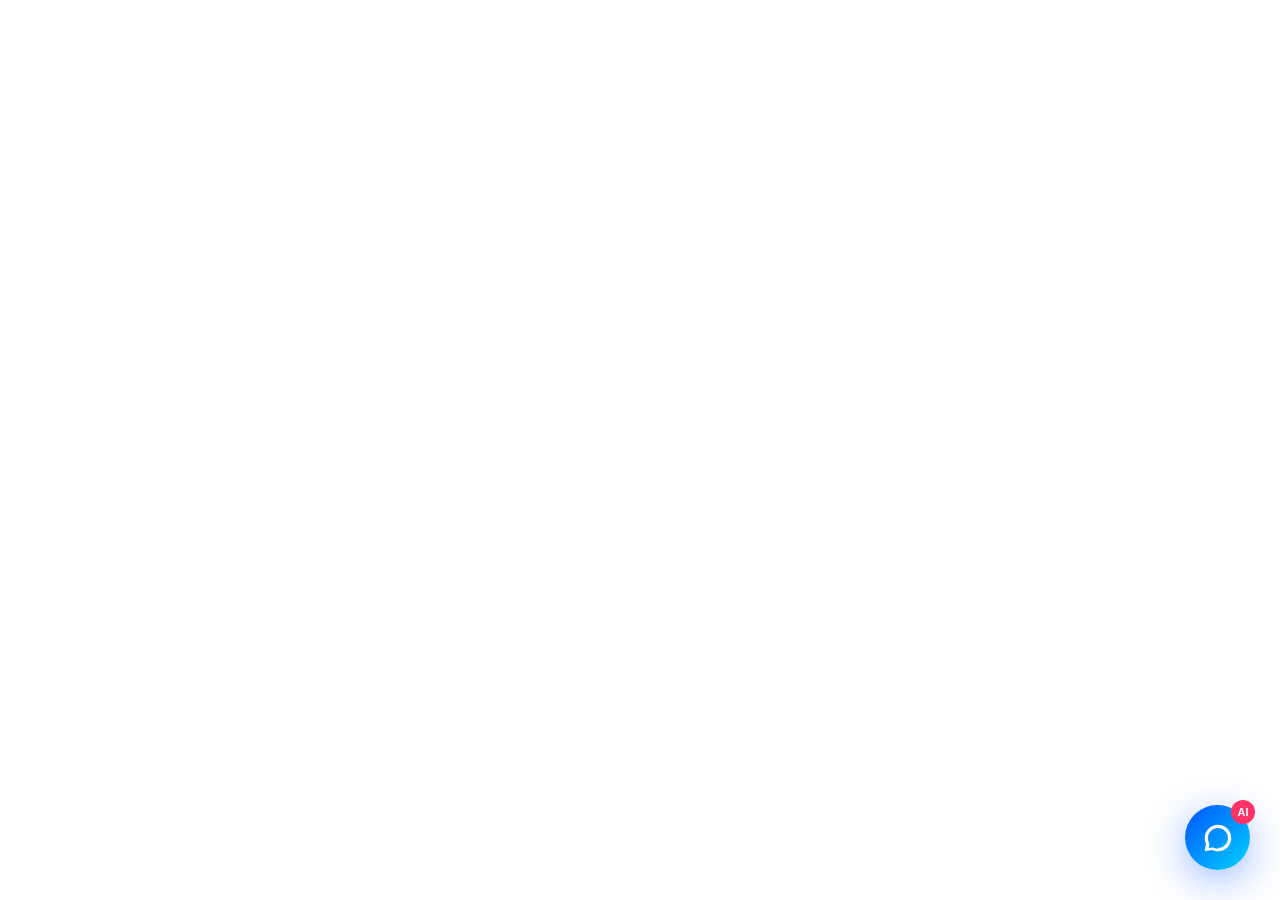
<file: chat_widget_api_version.html>
<!DOCTYPE html>
<html lang="en">
<head>
    <meta charset="UTF-8">
    <meta name="viewport" content="width=device-width, initial-scale=1.0">
    <title>TTI AI Assistant - API Powered</title>
    <style>
        /* [SAME CSS AS BEFORE - COPY FROM chat_widget.html] */
        * {
            margin: 0;
            padding: 0;
            box-sizing: border-box;
        }

        :root {
            --primary: #0052FF;
            --secondary: #00D4FF;
            --dark: #0A0E27;
            --accent: #FF3366;
            --success: #00FF88;
            --gray-bg: #1a1f3a;
            --gray-light: rgba(255, 255, 255, 0.1);
            --gray-text: rgba(255, 255, 255, 0.7);
        }

        body {
            font-family: -apple-system, BlinkMacSystemFont, 'Segoe UI', 'Helvetica Neue', Arial, sans-serif;
            margin: 0;
            padding: 0;
        }

        .chat-button {
            position: fixed;
            bottom: 30px;
            right: 30px;
            width: 65px;
            height: 65px;
            background: linear-gradient(135deg, var(--primary), var(--secondary));
            border-radius: 50%;
            display: flex;
            align-items: center;
            justify-content: center;
            cursor: pointer;
            box-shadow: 0 10px 40px rgba(0, 82, 255, 0.4);
            transition: all 0.3s ease;
            z-index: 9998;
            border: none;
        }

        .chat-button:hover {
            transform: scale(1.1) translateY(-3px);
            box-shadow: 0 15px 50px rgba(0, 82, 255, 0.6);
        }

        .chat-button svg {
            width: 32px;
            height: 32px;
            fill: white;
        }

        .notification-badge {
            position: absolute;
            top: -5px;
            right: -5px;
            background: var(--accent);
            color: white;
            border-radius: 50%;
            width: 24px;
            height: 24px;
            display: flex;
            align-items: center;
            justify-content: center;
            font-size: 11px;
            font-weight: 700;
            animation: pulse 2s infinite;
        }

        @keyframes pulse {
            0%, 100% { transform: scale(1); }
            50% { transform: scale(1.15); }
        }

        .chat-window {
            position: fixed;
            bottom: 110px;
            right: 30px;
            width: 420px;
            height: 650px;
            background: var(--dark);
            border-radius: 20px;
            box-shadow: 0 20px 80px rgba(0, 0, 0, 0.6);
            display: none;
            flex-direction: column;
            overflow: hidden;
            z-index: 9999;
            border: 1px solid var(--gray-light);
            animation: slideUp 0.3s ease;
        }

        .chat-window.active {
            display: flex;
        }

        @keyframes slideUp {
            from {
                opacity: 0;
                transform: translateY(20px);
            }
            to {
                opacity: 1;
                transform: translateY(0);
            }
        }

        .chat-header {
            background: linear-gradient(135deg, var(--primary), var(--secondary));
            padding: 20px;
            display: flex;
            align-items: center;
            justify-content: space-between;
            border-bottom: 1px solid var(--gray-light);
        }

        .chat-header-left {
            display: flex;
            align-items: center;
            gap: 12px;
        }

        .avatar {
            width: 45px;
            height: 45px;
            background: rgba(255, 255, 255, 0.2);
            border-radius: 50%;
            display: flex;
            align-items: center;
            justify-content: center;
            font-size: 22px;
        }

        .header-info h3 {
            color: white;
            font-size: 16px;
            font-weight: 700;
            margin-bottom: 2px;
        }

        .header-info p {
            color: rgba(255, 255, 255, 0.8);
            font-size: 12px;
        }

        .status-indicator {
            display: inline-block;
            width: 8px;
            height: 8px;
            background: var(--success);
            border-radius: 50%;
            margin-right: 5px;
            animation: blink 2s infinite;
        }

        @keyframes blink {
            0%, 100% { opacity: 1; }
            50% { opacity: 0.3; }
        }

        .close-btn {
            background: none;
            border: none;
            color: white;
            font-size: 24px;
            cursor: pointer;
            width: 30px;
            height: 30px;
            display: flex;
            align-items: center;
            justify-content: center;
            border-radius: 50%;
            transition: background 0.3s;
        }

        .close-btn:hover {
            background: rgba(255, 255, 255, 0.2);
        }

        .chat-messages {
            flex: 1;
            overflow-y: auto;
            padding: 20px;
            display: flex;
            flex-direction: column;
            gap: 15px;
            background: var(--gray-bg);
        }

        .chat-messages::-webkit-scrollbar {
            width: 8px;
        }

        .chat-messages::-webkit-scrollbar-track {
            background: rgba(255, 255, 255, 0.05);
        }

        .chat-messages::-webkit-scrollbar-thumb {
            background: var(--gray-light);
            border-radius: 10px;
        }

        .message {
            display: flex;
            gap: 10px;
            animation: fadeIn 0.3s ease;
        }

        @keyframes fadeIn {
            from {
                opacity: 0;
                transform: translateY(10px);
            }
            to {
                opacity: 1;
                transform: translateY(0);
            }
        }

        .message.user {
            flex-direction: row-reverse;
        }

        .message-avatar {
            width: 32px;
            height: 32px;
            background: linear-gradient(135deg, var(--primary), var(--secondary));
            border-radius: 50%;
            display: flex;
            align-items: center;
            justify-content: center;
            font-size: 16px;
            flex-shrink: 0;
        }

        .message.user .message-avatar {
            background: var(--accent);
        }

        .message-content {
            max-width: 75%;
        }

        .message-bubble {
            background: rgba(255, 255, 255, 0.08);
            padding: 12px 16px;
            border-radius: 15px;
            color: white;
            font-size: 14px;
            line-height: 1.5;
            border: 1px solid var(--gray-light);
            white-space: pre-wrap;
        }

        .message.user .message-bubble {
            background: linear-gradient(135deg, var(--primary), var(--secondary));
            border: none;
        }

        .message-time {
            font-size: 11px;
            color: var(--gray-text);
            margin-top: 5px;
            padding: 0 5px;
        }

        .product-card {
            background: rgba(255, 255, 255, 0.05);
            border: 1px solid var(--gray-light);
            border-radius: 12px;
            padding: 15px;
            margin-top: 10px;
            transition: all 0.3s;
        }

        .product-card:hover {
            background: rgba(255, 255, 255, 0.08);
            border-color: var(--primary);
            transform: translateY(-2px);
        }

        .product-title {
            color: white;
            font-size: 14px;
            font-weight: 700;
            margin-bottom: 8px;
        }

        .product-description {
            color: var(--gray-text);
            font-size: 13px;
            margin-bottom: 10px;
            line-height: 1.4;
        }

        .product-price {
            color: var(--success);
            font-size: 18px;
            font-weight: 700;
            margin-bottom: 10px;
        }

        .product-buttons {
            display: flex;
            gap: 8px;
        }

        .product-btn {
            padding: 8px 16px;
            border-radius: 8px;
            font-size: 12px;
            font-weight: 600;
            cursor: pointer;
            text-decoration: none;
            text-align: center;
            transition: all 0.3s;
            border: none;
            flex: 1;
        }

        .btn-primary-small {
            background: linear-gradient(135deg, var(--primary), var(--secondary));
            color: white;
        }

        .btn-primary-small:hover {
            transform: translateY(-2px);
            box-shadow: 0 5px 15px rgba(0, 82, 255, 0.4);
        }

        .btn-secondary-small {
            background: transparent;
            color: var(--secondary);
            border: 1px solid var(--secondary);
        }

        .btn-secondary-small:hover {
            background: rgba(0, 212, 255, 0.1);
        }

        .typing-indicator {
            display: none;
            padding: 12px 16px;
            background: rgba(255, 255, 255, 0.08);
            border-radius: 15px;
            width: fit-content;
            border: 1px solid var(--gray-light);
        }

        .typing-indicator.active {
            display: block;
        }

        .typing-dots {
            display: flex;
            gap: 5px;
        }

        .typing-dot {
            width: 8px;
            height: 8px;
            background: var(--secondary);
            border-radius: 50%;
            animation: typingBounce 1.4s infinite;
        }

        .typing-dot:nth-child(2) {
            animation-delay: 0.2s;
        }

        .typing-dot:nth-child(3) {
            animation-delay: 0.4s;
        }

        @keyframes typingBounce {
            0%, 60%, 100% { transform: translateY(0); }
            30% { transform: translateY(-8px); }
        }

        .quick-actions {
            display: flex;
            gap: 8px;
            flex-wrap: wrap;
            margin-top: 10px;
        }

        .quick-action-btn {
            padding: 8px 14px;
            background: rgba(255, 255, 255, 0.05);
            border: 1px solid var(--gray-light);
            border-radius: 20px;
            color: white;
            font-size: 12px;
            cursor: pointer;
            transition: all 0.3s;
        }

        .quick-action-btn:hover {
            background: rgba(0, 82, 255, 0.2);
            border-color: var(--primary);
            transform: translateY(-2px);
        }

        .chat-input {
            padding: 20px;
            background: var(--dark);
            border-top: 1px solid var(--gray-light);
        }

        .input-wrapper {
            display: flex;
            gap: 10px;
            align-items: center;
        }

        .chat-input input {
            flex: 1;
            padding: 12px 16px;
            background: rgba(255, 255, 255, 0.08);
            border: 1px solid var(--gray-light);
            border-radius: 25px;
            color: white;
            font-size: 14px;
            outline: none;
            transition: all 0.3s;
        }

        .chat-input input:focus {
            border-color: var(--primary);
            background: rgba(255, 255, 255, 0.1);
        }

        .chat-input input::placeholder {
            color: var(--gray-text);
        }

        .send-btn {
            width: 40px;
            height: 40px;
            background: linear-gradient(135deg, var(--primary), var(--secondary));
            border: none;
            border-radius: 50%;
            display: flex;
            align-items: center;
            justify-content: center;
            cursor: pointer;
            transition: all 0.3s;
        }

        .send-btn:hover {
            transform: scale(1.1);
            box-shadow: 0 5px 20px rgba(0, 82, 255, 0.4);
        }

        .send-btn:disabled {
            opacity: 0.5;
            cursor: not-allowed;
        }

        .send-btn svg {
            width: 20px;
            height: 20px;
            fill: white;
        }

        .powered-by {
            text-align: center;
            padding: 10px;
            font-size: 11px;
            color: var(--gray-text);
            border-top: 1px solid var(--gray-light);
        }

        .welcome-message {
            background: linear-gradient(135deg, rgba(0, 82, 255, 0.1), rgba(0, 212, 255, 0.1));
            border: 1px solid var(--primary);
            border-radius: 12px;
            padding: 15px;
            margin-bottom: 10px;
        }

        .welcome-title {
            font-size: 16px;
            font-weight: 700;
            color: white;
            margin-bottom: 8px;
        }

        .welcome-text {
            font-size: 13px;
            color: var(--gray-text);
            line-height: 1.5;
        }

        .api-selector {
            padding: 15px 20px;
            background: rgba(255, 255, 255, 0.05);
            border-bottom: 1px solid var(--gray-light);
            display: flex;
            gap: 10px;
            align-items: center;
            justify-content: center;
        }

        .api-selector label {
            color: var(--gray-text);
            font-size: 12px;
        }

        .api-selector select {
            background: rgba(255, 255, 255, 0.1);
            border: 1px solid var(--gray-light);
            color: white;
            padding: 5px 10px;
            border-radius: 5px;
            font-size: 12px;
        }

        @media (max-width: 768px) {
            .chat-window {
                bottom: 0;
                right: 0;
                left: 0;
                width: 100%;
                height: 100%;
                border-radius: 0;
            }
        }
    </style>
</head>
<body>
    <button class="chat-button" id="chatButton" aria-label="Open chat">
        <svg viewBox="0 0 24 24" xmlns="http://www.w3.org/2000/svg">
            <path d="M12 2C6.48 2 2 6.48 2 12c0 1.54.36 3 .97 4.29L2 22l5.71-.97C9 21.64 10.46 22 12 22c5.52 0 10-4.48 10-10S17.52 2 12 2zm0 18c-1.38 0-2.68-.29-3.87-.8l-.27-.13-2.8.48.48-2.8-.13-.27C4.79 14.68 4.5 13.38 4.5 12c0-4.14 3.36-7.5 7.5-7.5s7.5 3.36 7.5 7.5-3.36 7.5-7.5 7.5z"/>
        </svg>
        <span class="notification-badge">AI</span>
    </button>

    <div class="chat-window" id="chatWindow">
        <div class="chat-header">
            <div class="chat-header-left">
                <div class="avatar">🤖</div>
                <div class="header-info">
                    <h3>TTI AI Assistant</h3>
                    <p><span class="status-indicator"></span>AI-Powered</p>
                </div>
            </div>
            <button class="close-btn" id="closeBtn" aria-label="Close chat">&times;</button>
        </div>

        <!-- API SELECTOR -->
        <div class="api-selector">
            <label for="apiSelect">AI Model:</label>
            <select id="apiSelect">
                <option value="claude">Claude (Anthropic)</option>
                <option value="openai">OpenAI GPT-4</option>
                <option value="local">Local (Pattern Match)</option>
            </select>
        </div>

        <div class="chat-messages" id="chatMessages">
            <div class="message">
                <div class="message-avatar">🤖</div>
                <div class="message-content">
                    <div class="welcome-message">
                        <div class="welcome-title">👋 AI-Powered Assistant</div>
                        <div class="welcome-text">
                            I'm powered by advanced AI (Claude/GPT-4) and can have intelligent conversations about your needs. Ask me anything!
                        </div>
                    </div>
                    <div class="message-bubble">What transformation are you seeking today?</div>
                    <div class="quick-actions">
                        <button class="quick-action-btn" onclick="quickSearch('credit repair')">💳 Credit</button>
                        <button class="quick-action-btn" onclick="quickSearch('recovery')">🔄 Recovery</button>
                        <button class="quick-action-btn" onclick="quickSearch('business')">💼 Business</button>
                        <button class="quick-action-btn" onclick="quickSearch('real estate')">🏠 Real Estate</button>
                    </div>
                    <div class="message-time">Just now</div>
                </div>
            </div>
        </div>

        <div class="typing-indicator" id="typingIndicator">
            <div class="typing-dots">
                <div class="typing-dot"></div>
                <div class="typing-dot"></div>
                <div class="typing-dot"></div>
            </div>
        </div>

        <div class="chat-input">
            <div class="input-wrapper">
                <input
                    type="text"
                    id="messageInput"
                    placeholder="Ask me anything about our products..."
                    autocomplete="off"
                />
                <button class="send-btn" id="sendBtn" aria-label="Send message">
                    <svg viewBox="0 0 24 24" xmlns="http://www.w3.org/2000/svg">
                        <path d="M2.01 21L23 12 2.01 3 2 10l15 2-15 2z"/>
                    </svg>
                </button>
            </div>
        </div>

        <div class="powered-by">
            Powered by Einstein Mode AI ⚡ Total Transformation Inc.
        </div>
    </div>

    <script>
        // CONFIGURATION - UPDATE THESE!
        const CONFIG = {
            CLAUDE_API_KEY: 'YOUR_CLAUDE_API_KEY_HERE', // Get from: https://console.anthropic.com/
            OPENAI_API_KEY: 'YOUR_OPENAI_API_KEY_HERE', // Get from: https://platform.openai.com/
            BACKEND_PROXY: null, // Optional: 'https://yourdomain.com/api/chat' for secure API calls
        };

        // [INCLUDE PRODUCTS ARRAY FROM chat_widget.html - 88 products]
        const PRODUCTS = [
            // Copy entire PRODUCTS array from previous file
            {id: 1, name: "Credit Mastery Bundle", price: 79.99, category: "credit", description: "Complete credit repair system", keywords: ["credit"], stripeUrl: "https://buy.stripe.com/credit"},
            // ... all 88 products
        ];

        let chatHistory = [];
        let conversationHistory = [];
        let isTyping = false;

        const chatButton = document.getElementById('chatButton');
        const chatWindow = document.getElementById('chatWindow');
        const closeBtn = document.getElementById('closeBtn');
        const messageInput = document.getElementById('messageInput');
        const sendBtn = document.getElementById('sendBtn');
        const chatMessages = document.getElementById('chatMessages');
        const typingIndicator = document.getElementById('typingIndicator');
        const apiSelect = document.getElementById('apiSelect');

        chatButton.addEventListener('click', () => {
            chatWindow.classList.toggle('active');
            chatButton.classList.toggle('active');
            if (chatWindow.classList.contains('active')) {
                messageInput.focus();
            }
        });

        closeBtn.addEventListener('click', () => {
            chatWindow.classList.remove('active');
            chatButton.classList.remove('active');
        });

        sendBtn.addEventListener('click', sendMessage);
        messageInput.addEventListener('keypress', (e) => {
            if (e.key === 'Enter' && !e.shiftKey) {
                e.preventDefault();
                sendMessage();
            }
        });

        function sendMessage() {
            const message = messageInput.value.trim();
            if (!message || isTyping) return;

            addMessage(message, 'user');
            messageInput.value = '';

            const selectedAPI = apiSelect.value;
            processMessageWithAI(message, selectedAPI);
        }

        function addMessage(text, sender = 'bot', products = null) {
            const messageDiv = document.createElement('div');
            messageDiv.className = `message ${sender}`;

            const avatar = document.createElement('div');
            avatar.className = 'message-avatar';
            avatar.textContent = sender === 'user' ? '👤' : '🤖';

            const contentDiv = document.createElement('div');
            contentDiv.className = 'message-content';

            const bubble = document.createElement('div');
            bubble.className = 'message-bubble';
            bubble.textContent = text;

            const time = document.createElement('div');
            time.className = 'message-time';
            time.textContent = new Date().toLocaleTimeString([], { hour: '2-digit', minute: '2-digit' });

            contentDiv.appendChild(bubble);

            if (products && products.length > 0) {
                products.forEach(product => {
                    const card = createProductCard(product);
                    contentDiv.appendChild(card);
                });
            }

            contentDiv.appendChild(time);
            messageDiv.appendChild(avatar);
            messageDiv.appendChild(contentDiv);

            chatMessages.appendChild(messageDiv);
            chatMessages.scrollTop = chatMessages.scrollHeight;

            chatHistory.push({ text, sender, timestamp: new Date() });
        }

        function createProductCard(product) {
            const card = document.createElement('div');
            card.className = 'product-card';
            card.innerHTML = `
                <div class="product-title">${product.name}</div>
                <div class="product-description">${product.description}</div>
                <div class="product-price">$${product.price.toFixed(2)}</div>
                <div class="product-buttons">
                    <a href="${product.stripeUrl}" target="_blank" class="product-btn btn-primary-small">Buy Now</a>
                    <button class="product-btn btn-secondary-small" onclick="learnMore(${product.id})">Details</button>
                </div>
            `;
            return card;
        }

        function showTyping() {
            isTyping = true;
            typingIndicator.classList.add('active');
            chatMessages.appendChild(typingIndicator);
            chatMessages.scrollTop = chatMessages.scrollHeight;
        }

        function hideTyping() {
            isTyping = false;
            typingIndicator.classList.remove('active');
        }

        async function processMessageWithAI(message, apiType) {
            showTyping();

            try {
                let response;

                if (apiType === 'claude') {
                    response = await callClaudeAPI(message);
                } else if (apiType === 'openai') {
                    response = await callOpenAIAPI(message);
                } else {
                    response = await localPatternMatch(message);
                }

                hideTyping();
                addMessage(response.text, 'bot', response.products);

            } catch (error) {
                console.error('AI API Error:', error);
                hideTyping();
                addMessage("I'm having trouble connecting. Let me help you with our product categories: Credit, Recovery, Business, Real Estate, or AI Automation. What interests you?", 'bot');
            }
        }

        async function callClaudeAPI(message) {
            const endpoint = CONFIG.BACKEND_PROXY || 'https://api.anthropic.com/v1/messages';

            conversationHistory.push({
                role: 'user',
                content: message
            });

            const systemPrompt = `You are a helpful sales assistant for Total Transformation Inc.

Available products (${PRODUCTS.length} total):
${JSON.stringify(PRODUCTS.slice(0, 20), null, 2)}

Instructions:
1. Understand customer needs from their message
2. Recommend 2-3 relevant products
3. Be concise but helpful
4. Format product recommendations like: [PRODUCT:ID] where ID is the product id
5. Explain why each product helps

Example: "Based on your credit needs, I recommend [PRODUCT:1] and [PRODUCT:2] because..."`;

            const response = await fetch(endpoint, {
                method: 'POST',
                headers: {
                    'Content-Type': 'application/json',
                    'x-api-key': CONFIG.CLAUDE_API_KEY,
                    'anthropic-version': '2023-06-01'
                },
                body: JSON.stringify({
                    model: 'claude-3-sonnet-20240229',
                    max_tokens: 1024,
                    system: systemPrompt,
                    messages: conversationHistory.slice(-10) // Last 10 messages
                })
            });

            if (!response.ok) {
                throw new Error(`Claude API error: ${response.status}`);
            }

            const data = await response.json();
            const assistantMessage = data.content[0].text;

            conversationHistory.push({
                role: 'assistant',
                content: assistantMessage
            });

            // Extract product IDs from [PRODUCT:ID] format
            const productIds = extractProductIds(assistantMessage);
            const products = productIds.map(id => PRODUCTS.find(p => p.id === id)).filter(Boolean);

            // Remove [PRODUCT:ID] tags from text
            const cleanText = assistantMessage.replace(/\[PRODUCT:\d+\]/g, '').trim();

            return { text: cleanText, products };
        }

        async function callOpenAIAPI(message) {
            const endpoint = CONFIG.BACKEND_PROXY || 'https://api.openai.com/v1/chat/completions';

            const systemPrompt = `You are a helpful sales assistant for Total Transformation Inc. Recommend relevant products based on customer needs. Format recommendations as [PRODUCT:ID]. Be concise.

Products: ${JSON.stringify(PRODUCTS.slice(0, 20))}`;

            conversationHistory.push({ role: 'user', content: message });

            const response = await fetch(endpoint, {
                method: 'POST',
                headers: {
                    'Content-Type': 'application/json',
                    'Authorization': `Bearer ${CONFIG.OPENAI_API_KEY}`
                },
                body: JSON.stringify({
                    model: 'gpt-4',
                    messages: [
                        { role: 'system', content: systemPrompt },
                        ...conversationHistory.slice(-10)
                    ],
                    temperature: 0.7,
                    max_tokens: 500
                })
            });

            if (!response.ok) {
                throw new Error(`OpenAI API error: ${response.status}`);
            }

            const data = await response.json();
            const assistantMessage = data.choices[0].message.content;

            conversationHistory.push({ role: 'assistant', content: assistantMessage });

            const productIds = extractProductIds(assistantMessage);
            const products = productIds.map(id => PRODUCTS.find(p => p.id === id)).filter(Boolean);
            const cleanText = assistantMessage.replace(/\[PRODUCT:\d+\]/g, '').trim();

            return { text: cleanText, products };
        }

        async function localPatternMatch(message) {
            // Simple pattern matching fallback
            const lowerMessage = message.toLowerCase();
            let response = '';
            let matchedProducts = [];

            if (lowerMessage.includes('credit')) {
                response = "For credit repair, I recommend these solutions:";
                matchedProducts = PRODUCTS.filter(p => p.category === 'credit').slice(0, 3);
            } else if (lowerMessage.includes('recovery') || lowerMessage.includes('addiction')) {
                response = "For recovery support, check out:";
                matchedProducts = PRODUCTS.filter(p => p.category === 'recovery').slice(0, 3);
            } else if (lowerMessage.includes('business')) {
                response = "To grow your business, I suggest:";
                matchedProducts = PRODUCTS.filter(p => p.category === 'business').slice(0, 3);
            } else if (lowerMessage.includes('real estate')) {
                response = "For real estate investing:";
                matchedProducts = PRODUCTS.filter(p => p.category === 'realestate').slice(0, 3);
            } else if (lowerMessage.includes('ai') || lowerMessage.includes('automation')) {
                response = "Our AI automation solutions:";
                matchedProducts = PRODUCTS.filter(p => p.category === 'ai').slice(0, 3);
            } else {
                response = "I can help with Credit Repair, Recovery, Business Growth, Real Estate, or AI Automation. What interests you?";
            }

            return { text: response, products: matchedProducts };
        }

        function extractProductIds(text) {
            const matches = text.match(/\[PRODUCT:(\d+)\]/g);
            if (!matches) return [];
            return matches.map(m => parseInt(m.match(/\d+/)[0]));
        }

        window.quickSearch = function(query) {
            messageInput.value = query;
            sendMessage();
        };

        window.learnMore = function(productId) {
            const product = PRODUCTS.find(p => p.id === productId);
            if (product) {
                messageInput.value = `Tell me more about ${product.name}`;
                sendMessage();
            }
        };
    </script>
</body>
</html>
</file>
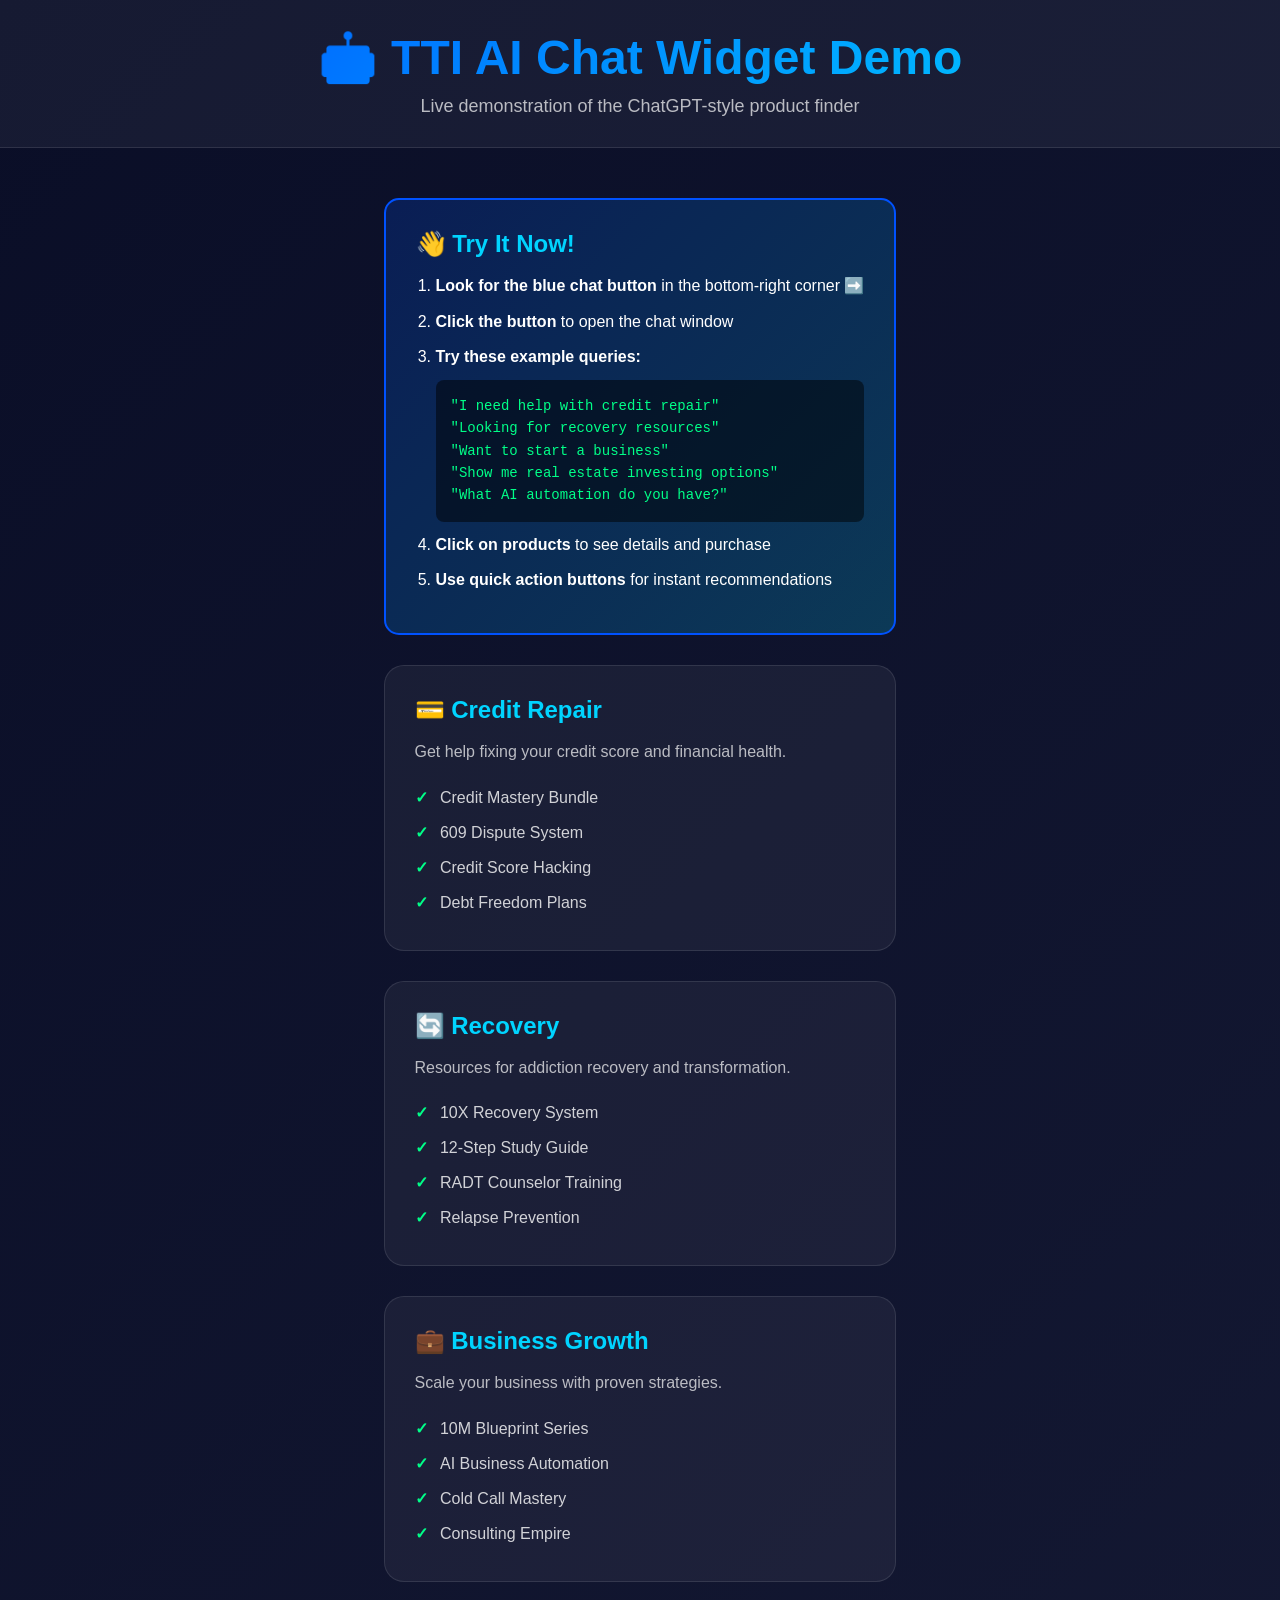
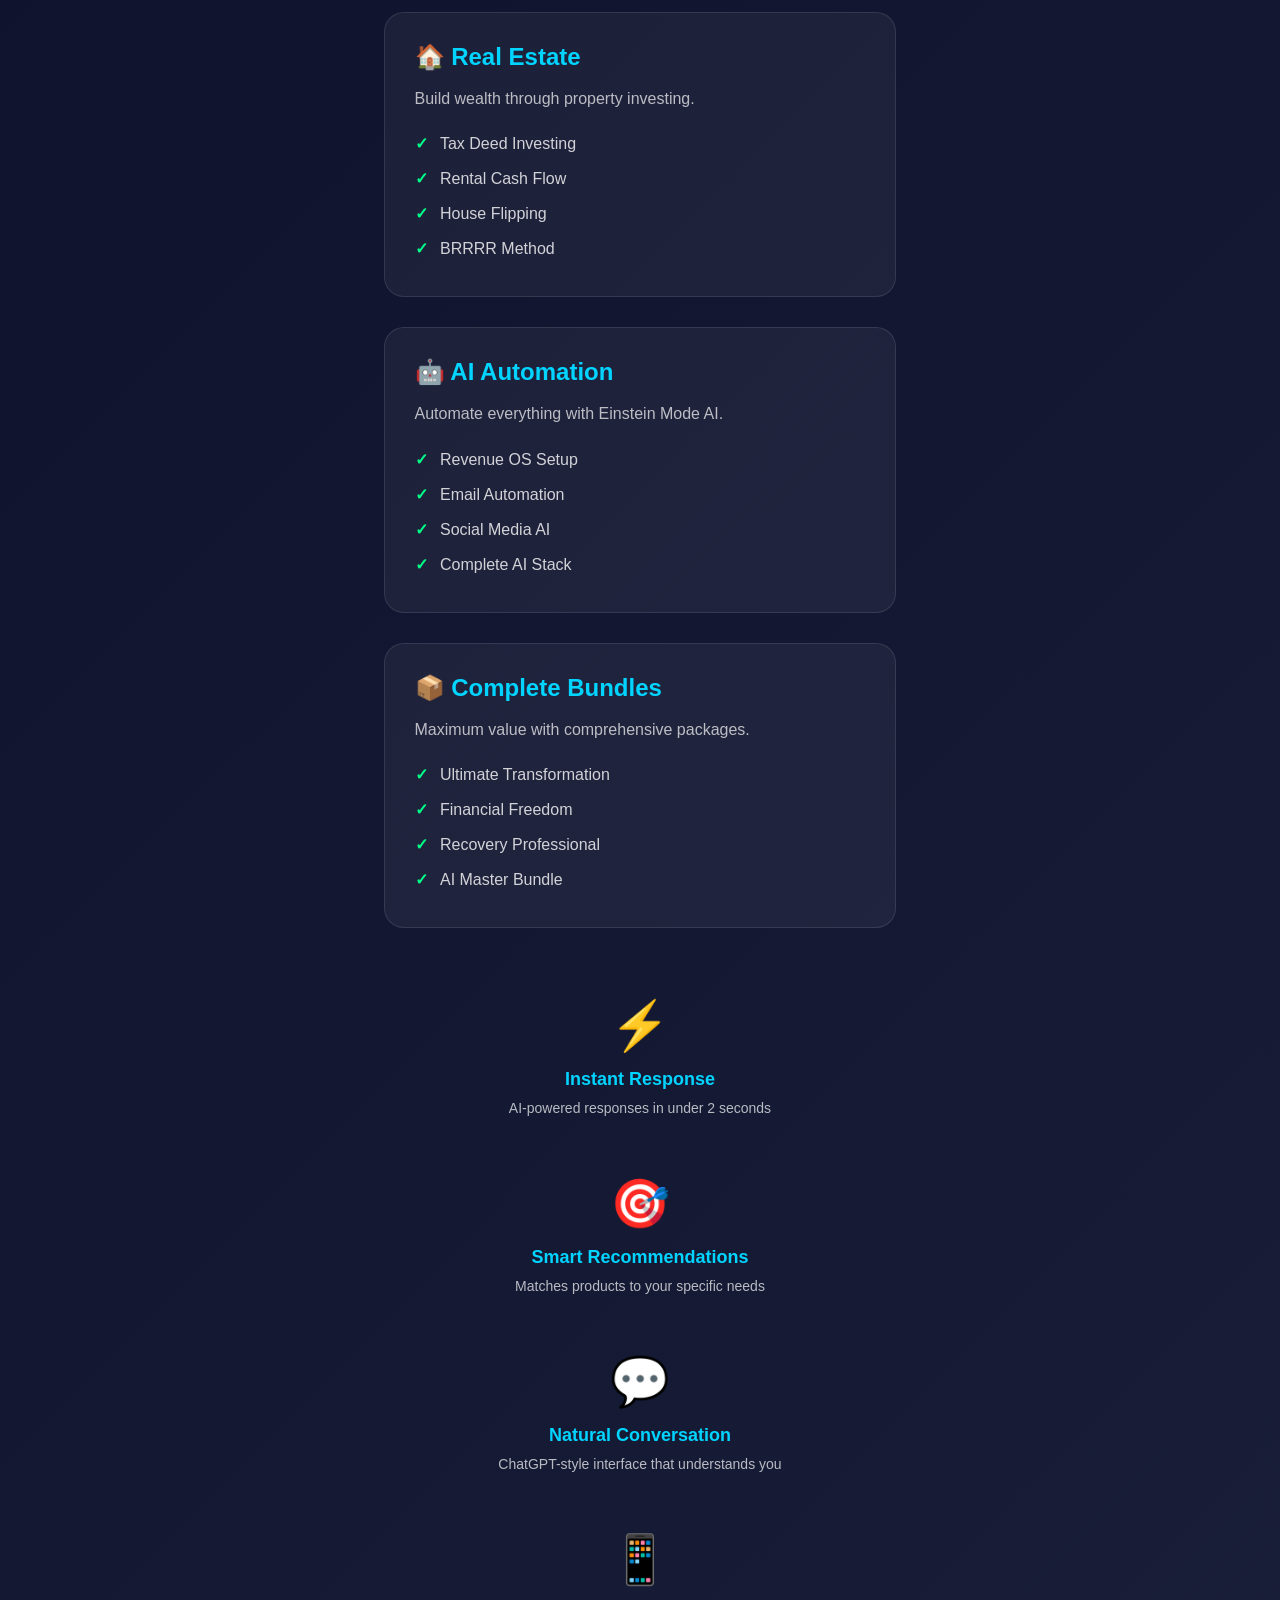
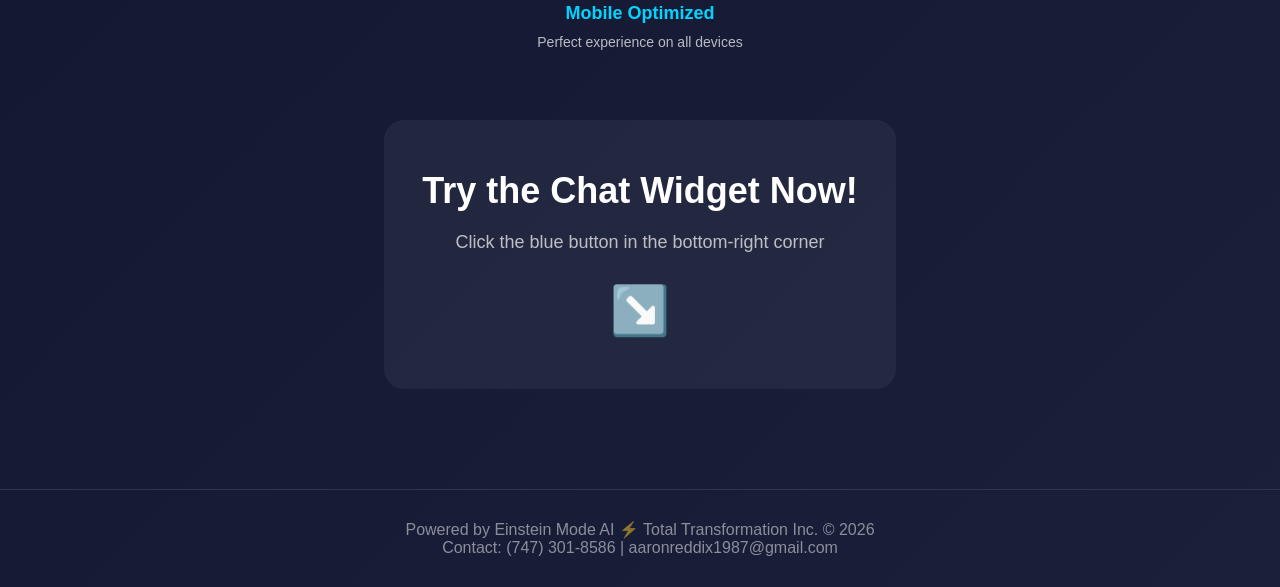
<file: demo.html>
<!DOCTYPE html>
<html lang="en">
<head>
    <meta charset="UTF-8">
    <meta name="viewport" content="width=device-width, initial-scale=1.0">
    <title>TTI Chat Widget - Live Demo</title>
    <style>
        * {
            margin: 0;
            padding: 0;
            box-sizing: border-box;
        }

        body {
            font-family: -apple-system, BlinkMacSystemFont, 'Segoe UI', 'Helvetica Neue', Arial, sans-serif;
            background: linear-gradient(135deg, #0A0E27 0%, #1a1f3a 100%);
            color: white;
            min-height: 100vh;
            display: flex;
            flex-direction: column;
        }

        .header {
            background: rgba(255, 255, 255, 0.05);
            padding: 30px;
            text-align: center;
            border-bottom: 1px solid rgba(255, 255, 255, 0.1);
        }

        .header h1 {
            font-size: 48px;
            margin-bottom: 10px;
            background: linear-gradient(135deg, #0052FF, #00D4FF);
            -webkit-background-clip: text;
            -webkit-text-fill-color: transparent;
        }

        .header p {
            font-size: 18px;
            color: rgba(255, 255, 255, 0.7);
        }

        .demo-container {
            max-width: 1200px;
            margin: 50px auto;
            padding: 0 30px;
            flex: 1;
        }

        .demo-grid {
            display: grid;
            grid-template-columns: repeat(auto-fit, minmax(300px, 1fr));
            gap: 30px;
            margin-bottom: 50px;
        }

        .demo-card {
            background: rgba(255, 255, 255, 0.05);
            border: 1px solid rgba(255, 255, 255, 0.1);
            border-radius: 20px;
            padding: 30px;
            transition: all 0.3s;
        }

        .demo-card:hover {
            background: rgba(255, 255, 255, 0.08);
            border-color: #0052FF;
            transform: translateY(-5px);
        }

        .demo-card h2 {
            font-size: 24px;
            margin-bottom: 15px;
            color: #00D4FF;
        }

        .demo-card p {
            color: rgba(255, 255, 255, 0.7);
            line-height: 1.6;
            margin-bottom: 15px;
        }

        .demo-card ul {
            list-style: none;
            padding-left: 0;
        }

        .demo-card li {
            padding: 8px 0;
            color: rgba(255, 255, 255, 0.8);
        }

        .demo-card li:before {
            content: "✓ ";
            color: #00FF88;
            font-weight: bold;
            margin-right: 8px;
        }

        .cta-section {
            text-align: center;
            padding: 50px 30px;
            background: rgba(255, 255, 255, 0.05);
            border-radius: 20px;
            margin: 50px 0;
        }

        .cta-section h2 {
            font-size: 36px;
            margin-bottom: 20px;
        }

        .cta-section p {
            font-size: 18px;
            color: rgba(255, 255, 255, 0.7);
            margin-bottom: 30px;
        }

        .cta-arrow {
            font-size: 48px;
            animation: bounce 2s infinite;
        }

        @keyframes bounce {
            0%, 20%, 50%, 80%, 100% { transform: translateY(0); }
            40% { transform: translateY(-20px); }
            60% { transform: translateY(-10px); }
        }

        .features {
            display: grid;
            grid-template-columns: repeat(auto-fit, minmax(250px, 1fr));
            gap: 20px;
            margin: 50px 0;
        }

        .feature {
            text-align: center;
            padding: 20px;
        }

        .feature-icon {
            font-size: 48px;
            margin-bottom: 15px;
        }

        .feature h3 {
            font-size: 18px;
            margin-bottom: 10px;
            color: #00D4FF;
        }

        .feature p {
            font-size: 14px;
            color: rgba(255, 255, 255, 0.7);
        }

        .footer {
            text-align: center;
            padding: 30px;
            border-top: 1px solid rgba(255, 255, 255, 0.1);
            color: rgba(255, 255, 255, 0.5);
        }

        .demo-instructions {
            background: linear-gradient(135deg, rgba(0, 82, 255, 0.2), rgba(0, 212, 255, 0.2));
            border: 2px solid #0052FF;
            border-radius: 15px;
            padding: 30px;
            margin-bottom: 30px;
        }

        .demo-instructions h3 {
            font-size: 24px;
            margin-bottom: 15px;
            color: #00D4FF;
        }

        .demo-instructions ol {
            padding-left: 20px;
        }

        .demo-instructions li {
            margin: 10px 0;
            font-size: 16px;
            line-height: 1.6;
        }

        .code-block {
            background: rgba(0, 0, 0, 0.5);
            padding: 15px;
            border-radius: 8px;
            margin: 10px 0;
            font-family: 'Courier New', monospace;
            font-size: 14px;
            color: #00FF88;
            overflow-x: auto;
        }
    </style>
</head>
<body>
    <div class="header">
        <h1>🤖 TTI AI Chat Widget Demo</h1>
        <p>Live demonstration of the ChatGPT-style product finder</p>
    </div>

    <div class="demo-container">
        <div class="demo-instructions">
            <h3>👋 Try It Now!</h3>
            <ol>
                <li><strong>Look for the blue chat button</strong> in the bottom-right corner ➡️</li>
                <li><strong>Click the button</strong> to open the chat window</li>
                <li><strong>Try these example queries:</strong>
                    <div class="code-block">
                        "I need help with credit repair"<br>
                        "Looking for recovery resources"<br>
                        "Want to start a business"<br>
                        "Show me real estate investing options"<br>
                        "What AI automation do you have?"
                    </div>
                </li>
                <li><strong>Click on products</strong> to see details and purchase</li>
                <li><strong>Use quick action buttons</strong> for instant recommendations</li>
            </ol>
        </div>

        <div class="demo-grid">
            <div class="demo-card">
                <h2>💳 Credit Repair</h2>
                <p>Get help fixing your credit score and financial health.</p>
                <ul>
                    <li>Credit Mastery Bundle</li>
                    <li>609 Dispute System</li>
                    <li>Credit Score Hacking</li>
                    <li>Debt Freedom Plans</li>
                </ul>
            </div>

            <div class="demo-card">
                <h2>🔄 Recovery</h2>
                <p>Resources for addiction recovery and transformation.</p>
                <ul>
                    <li>10X Recovery System</li>
                    <li>12-Step Study Guide</li>
                    <li>RADT Counselor Training</li>
                    <li>Relapse Prevention</li>
                </ul>
            </div>

            <div class="demo-card">
                <h2>💼 Business Growth</h2>
                <p>Scale your business with proven strategies.</p>
                <ul>
                    <li>10M Blueprint Series</li>
                    <li>AI Business Automation</li>
                    <li>Cold Call Mastery</li>
                    <li>Consulting Empire</li>
                </ul>
            </div>

            <div class="demo-card">
                <h2>🏠 Real Estate</h2>
                <p>Build wealth through property investing.</p>
                <ul>
                    <li>Tax Deed Investing</li>
                    <li>Rental Cash Flow</li>
                    <li>House Flipping</li>
                    <li>BRRRR Method</li>
                </ul>
            </div>

            <div class="demo-card">
                <h2>🤖 AI Automation</h2>
                <p>Automate everything with Einstein Mode AI.</p>
                <ul>
                    <li>Revenue OS Setup</li>
                    <li>Email Automation</li>
                    <li>Social Media AI</li>
                    <li>Complete AI Stack</li>
                </ul>
            </div>

            <div class="demo-card">
                <h2>📦 Complete Bundles</h2>
                <p>Maximum value with comprehensive packages.</p>
                <ul>
                    <li>Ultimate Transformation</li>
                    <li>Financial Freedom</li>
                    <li>Recovery Professional</li>
                    <li>AI Master Bundle</li>
                </ul>
            </div>
        </div>

        <div class="features">
            <div class="feature">
                <div class="feature-icon">⚡</div>
                <h3>Instant Response</h3>
                <p>AI-powered responses in under 2 seconds</p>
            </div>

            <div class="feature">
                <div class="feature-icon">🎯</div>
                <h3>Smart Recommendations</h3>
                <p>Matches products to your specific needs</p>
            </div>

            <div class="feature">
                <div class="feature-icon">💬</div>
                <h3>Natural Conversation</h3>
                <p>ChatGPT-style interface that understands you</p>
            </div>

            <div class="feature">
                <div class="feature-icon">📱</div>
                <h3>Mobile Optimized</h3>
                <p>Perfect experience on all devices</p>
            </div>
        </div>

        <div class="cta-section">
            <h2>Try the Chat Widget Now!</h2>
            <p>Click the blue button in the bottom-right corner</p>
            <div class="cta-arrow">↘️</div>
        </div>
    </div>

    <div class="footer">
        <p>Powered by Einstein Mode AI ⚡ Total Transformation Inc. © 2026</p>
        <p>Contact: (747) 301-8586 | aaronreddix1987@gmail.com</p>
    </div>

    <!-- EMBED THE CHAT WIDGET -->
    <script>
        // Load the chat widget inline
        const widgetScript = document.createElement('script');
        widgetScript.src = 'chat_widget.html';
        document.body.appendChild(widgetScript);
    </script>

    <!-- OR include it directly -->
    <!-- Copy entire chat_widget.html content here for demo -->
</body>
</html>
</file>
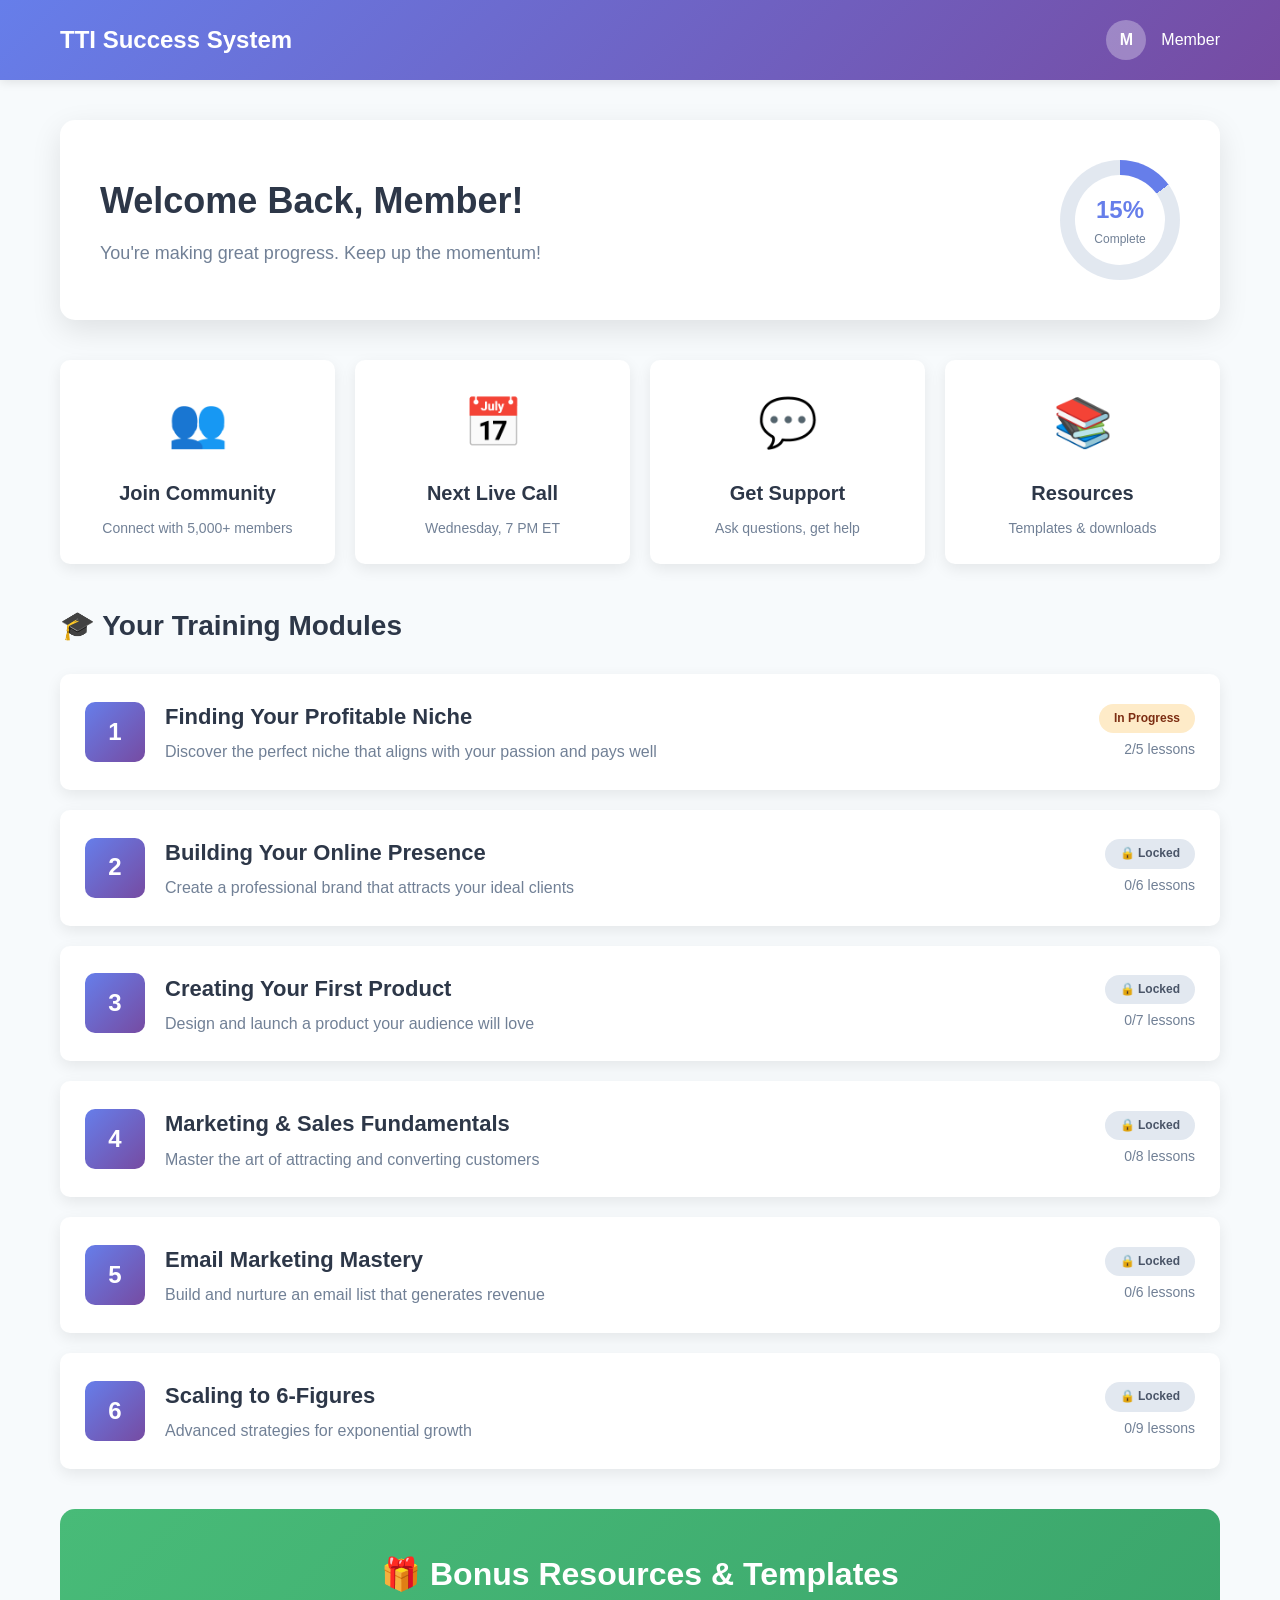
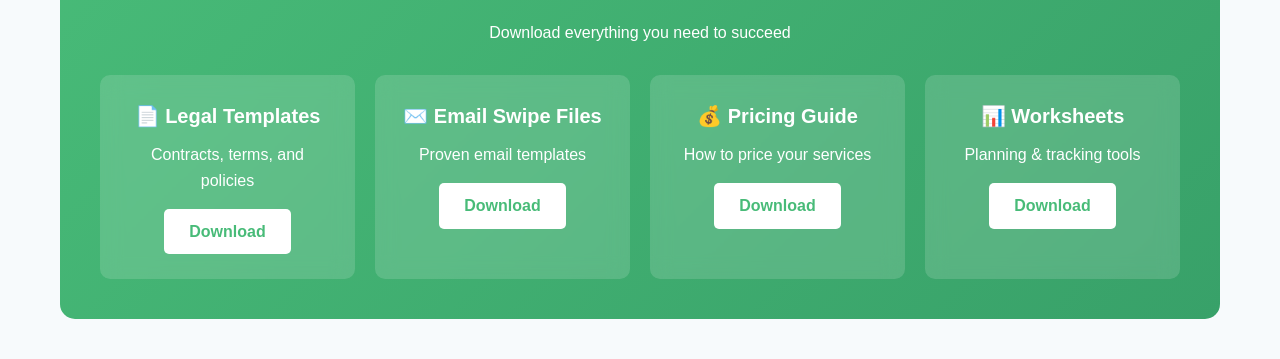
<file: download_portal.html>
<!DOCTYPE html>
<html lang="en">
<head>
    <meta charset="UTF-8">
    <meta name="viewport" content="width=device-width, initial-scale=1.0">
    <title>Member Portal - TTI Success System</title>

    <!-- Google Analytics -->
    <script async src="https://www.googletagmanager.com/gtag/js?id=GA_MEASUREMENT_ID"></script>
    <script>
        window.dataLayer = window.dataLayer || [];
        function gtag(){dataLayer.push(arguments);}
        gtag('js', new Date());
        gtag('config', 'GA_MEASUREMENT_ID');
    </script>

    <style>
        * {
            margin: 0;
            padding: 0;
            box-sizing: border-box;
        }

        body {
            font-family: -apple-system, BlinkMacSystemFont, 'Segoe UI', Roboto, 'Helvetica Neue', Arial, sans-serif;
            background: #f7fafc;
            color: #333;
            line-height: 1.6;
        }

        .header {
            background: linear-gradient(135deg, #667eea 0%, #764ba2 100%);
            color: white;
            padding: 20px 0;
            box-shadow: 0 2px 10px rgba(0,0,0,0.1);
        }

        .header-content {
            max-width: 1200px;
            margin: 0 auto;
            padding: 0 20px;
            display: flex;
            justify-content: space-between;
            align-items: center;
        }

        .logo {
            font-size: 24px;
            font-weight: bold;
        }

        .user-info {
            display: flex;
            align-items: center;
            gap: 15px;
        }

        .user-avatar {
            width: 40px;
            height: 40px;
            border-radius: 50%;
            background: rgba(255,255,255,0.3);
            display: flex;
            align-items: center;
            justify-content: center;
            font-weight: bold;
        }

        .container {
            max-width: 1200px;
            margin: 40px auto;
            padding: 0 20px;
        }

        .welcome-banner {
            background: white;
            padding: 40px;
            border-radius: 15px;
            box-shadow: 0 10px 30px rgba(0,0,0,0.1);
            margin-bottom: 40px;
            display: grid;
            grid-template-columns: 1fr auto;
            gap: 30px;
            align-items: center;
        }

        .welcome-banner h1 {
            font-size: 36px;
            color: #2d3748;
            margin-bottom: 10px;
        }

        .welcome-banner p {
            color: #718096;
            font-size: 18px;
        }

        .progress-circle {
            width: 120px;
            height: 120px;
            border-radius: 50%;
            background: conic-gradient(#667eea 0% 15%, #e2e8f0 15% 100%);
            display: flex;
            align-items: center;
            justify-content: center;
            position: relative;
        }

        .progress-inner {
            width: 90px;
            height: 90px;
            border-radius: 50%;
            background: white;
            display: flex;
            flex-direction: column;
            align-items: center;
            justify-content: center;
        }

        .progress-percent {
            font-size: 24px;
            font-weight: bold;
            color: #667eea;
        }

        .progress-label {
            font-size: 12px;
            color: #718096;
        }

        .quick-actions {
            display: grid;
            grid-template-columns: repeat(auto-fit, minmax(250px, 1fr));
            gap: 20px;
            margin-bottom: 40px;
        }

        .action-card {
            background: white;
            padding: 25px;
            border-radius: 10px;
            box-shadow: 0 5px 15px rgba(0,0,0,0.08);
            text-align: center;
            cursor: pointer;
            transition: all 0.3s;
            text-decoration: none;
            color: inherit;
            display: block;
        }

        .action-card:hover {
            transform: translateY(-5px);
            box-shadow: 0 10px 25px rgba(0,0,0,0.15);
        }

        .action-icon {
            font-size: 48px;
            margin-bottom: 15px;
        }

        .action-card h3 {
            font-size: 20px;
            color: #2d3748;
            margin-bottom: 8px;
        }

        .action-card p {
            color: #718096;
            font-size: 14px;
        }

        .section-title {
            font-size: 28px;
            color: #2d3748;
            margin-bottom: 25px;
            display: flex;
            align-items: center;
            gap: 10px;
        }

        .modules-grid {
            display: grid;
            gap: 20px;
        }

        .module-card {
            background: white;
            border-radius: 10px;
            box-shadow: 0 5px 15px rgba(0,0,0,0.08);
            overflow: hidden;
            transition: all 0.3s;
        }

        .module-card:hover {
            box-shadow: 0 10px 25px rgba(0,0,0,0.15);
        }

        .module-header {
            padding: 25px;
            display: grid;
            grid-template-columns: auto 1fr auto;
            gap: 20px;
            align-items: center;
            cursor: pointer;
        }

        .module-number {
            width: 60px;
            height: 60px;
            border-radius: 10px;
            background: linear-gradient(135deg, #667eea 0%, #764ba2 100%);
            color: white;
            display: flex;
            align-items: center;
            justify-content: center;
            font-size: 24px;
            font-weight: bold;
        }

        .module-info h3 {
            font-size: 22px;
            color: #2d3748;
            margin-bottom: 5px;
        }

        .module-info p {
            color: #718096;
        }

        .module-status {
            display: flex;
            flex-direction: column;
            align-items: flex-end;
            gap: 5px;
        }

        .status-badge {
            padding: 5px 15px;
            border-radius: 20px;
            font-size: 12px;
            font-weight: 600;
        }

        .status-badge.completed {
            background: #c6f6d5;
            color: #22543d;
        }

        .status-badge.in-progress {
            background: #feebc8;
            color: #7c2d12;
        }

        .status-badge.locked {
            background: #e2e8f0;
            color: #4a5568;
        }

        .module-lessons {
            padding: 0 25px 25px;
            display: none;
        }

        .module-lessons.active {
            display: block;
        }

        .lesson-item {
            display: flex;
            align-items: center;
            gap: 15px;
            padding: 15px;
            border-radius: 8px;
            margin-bottom: 10px;
            background: #f7fafc;
            cursor: pointer;
            transition: all 0.3s;
        }

        .lesson-item:hover {
            background: #edf2f7;
            transform: translateX(5px);
        }

        .lesson-icon {
            font-size: 24px;
        }

        .lesson-info {
            flex: 1;
        }

        .lesson-info h4 {
            color: #2d3748;
            margin-bottom: 3px;
        }

        .lesson-info p {
            color: #718096;
            font-size: 14px;
        }

        .lesson-duration {
            color: #718096;
            font-size: 14px;
        }

        .bonus-section {
            background: linear-gradient(135deg, #48bb78 0%, #38a169 100%);
            color: white;
            padding: 40px;
            border-radius: 15px;
            margin-top: 40px;
            text-align: center;
        }

        .bonus-section h2 {
            font-size: 32px;
            margin-bottom: 20px;
        }

        .bonus-grid {
            display: grid;
            grid-template-columns: repeat(auto-fit, minmax(250px, 1fr));
            gap: 20px;
            margin-top: 30px;
        }

        .bonus-card {
            background: rgba(255,255,255,0.15);
            padding: 25px;
            border-radius: 10px;
            backdrop-filter: blur(10px);
        }

        .bonus-card h3 {
            font-size: 20px;
            margin-bottom: 10px;
        }

        .download-button {
            display: inline-block;
            background: white;
            color: #48bb78;
            padding: 10px 25px;
            border-radius: 5px;
            text-decoration: none;
            font-weight: 600;
            margin-top: 15px;
            transition: all 0.3s;
        }

        .download-button:hover {
            transform: translateY(-2px);
            box-shadow: 0 5px 15px rgba(0,0,0,0.2);
        }

        @media (max-width: 768px) {
            .welcome-banner {
                grid-template-columns: 1fr;
                text-align: center;
            }

            .welcome-banner h1 {
                font-size: 28px;
            }

            .module-header {
                grid-template-columns: 1fr;
                text-align: center;
            }

            .module-status {
                align-items: center;
            }
        }
    </style>
</head>
<body>
    <header class="header">
        <div class="header-content">
            <div class="logo">TTI Success System</div>
            <div class="user-info">
                <div class="user-avatar" id="user-avatar">TM</div>
                <div id="user-name">Member</div>
            </div>
        </div>
    </header>

    <div class="container">
        <!-- Welcome Banner -->
        <div class="welcome-banner">
            <div>
                <h1>Welcome Back, <span id="welcome-name">Member</span>!</h1>
                <p>You're making great progress. Keep up the momentum!</p>
            </div>
            <div class="progress-circle">
                <div class="progress-inner">
                    <div class="progress-percent">15%</div>
                    <div class="progress-label">Complete</div>
                </div>
            </div>
        </div>

        <!-- Quick Actions -->
        <div class="quick-actions">
            <a href="#" class="action-card" onclick="openCommunity()">
                <div class="action-icon">👥</div>
                <h3>Join Community</h3>
                <p>Connect with 5,000+ members</p>
            </a>
            <a href="#" class="action-card" onclick="scheduleCall()">
                <div class="action-icon">📅</div>
                <h3>Next Live Call</h3>
                <p>Wednesday, 7 PM ET</p>
            </a>
            <a href="#" class="action-card" onclick="getSupport()">
                <div class="action-icon">💬</div>
                <h3>Get Support</h3>
                <p>Ask questions, get help</p>
            </a>
            <a href="#resources" class="action-card">
                <div class="action-icon">📚</div>
                <h3>Resources</h3>
                <p>Templates & downloads</p>
            </a>
        </div>

        <!-- Training Modules -->
        <h2 class="section-title">🎓 Your Training Modules</h2>

        <div class="modules-grid">
            <!-- Module 1 -->
            <div class="module-card">
                <div class="module-header" onclick="toggleModule(1)">
                    <div class="module-number">1</div>
                    <div class="module-info">
                        <h3>Finding Your Profitable Niche</h3>
                        <p>Discover the perfect niche that aligns with your passion and pays well</p>
                    </div>
                    <div class="module-status">
                        <span class="status-badge in-progress">In Progress</span>
                        <span style="color: #718096; font-size: 14px;">2/5 lessons</span>
                    </div>
                </div>
                <div class="module-lessons" id="module-1">
                    <div class="lesson-item" onclick="playLesson('1.1')">
                        <span class="lesson-icon">✅</span>
                        <div class="lesson-info">
                            <h4>Welcome & Overview</h4>
                            <p>What to expect from this program</p>
                        </div>
                        <span class="lesson-duration">12 min</span>
                    </div>
                    <div class="lesson-item" onclick="playLesson('1.2')">
                        <span class="lesson-icon">✅</span>
                        <div class="lesson-info">
                            <h4>The Niche Formula</h4>
                            <p>How to find your perfect niche</p>
                        </div>
                        <span class="lesson-duration">24 min</span>
                    </div>
                    <div class="lesson-item" onclick="playLesson('1.3')">
                        <span class="lesson-icon">▶️</span>
                        <div class="lesson-info">
                            <h4>Market Research Strategies</h4>
                            <p>Validate your niche idea</p>
                        </div>
                        <span class="lesson-duration">31 min</span>
                    </div>
                    <div class="lesson-item" onclick="playLesson('1.4')">
                        <span class="lesson-icon">▶️</span>
                        <div class="lesson-info">
                            <h4>Competitive Analysis</h4>
                            <p>Learn from successful competitors</p>
                        </div>
                        <span class="lesson-duration">19 min</span>
                    </div>
                    <div class="lesson-item" onclick="playLesson('1.5')">
                        <span class="lesson-icon">▶️</span>
                        <div class="lesson-info">
                            <h4>Your Unique Value Proposition</h4>
                            <p>Stand out from the crowd</p>
                        </div>
                        <span class="lesson-duration">22 min</span>
                    </div>
                </div>
            </div>

            <!-- Module 2 -->
            <div class="module-card">
                <div class="module-header" onclick="toggleModule(2)">
                    <div class="module-number">2</div>
                    <div class="module-info">
                        <h3>Building Your Online Presence</h3>
                        <p>Create a professional brand that attracts your ideal clients</p>
                    </div>
                    <div class="module-status">
                        <span class="status-badge locked">🔒 Locked</span>
                        <span style="color: #718096; font-size: 14px;">0/6 lessons</span>
                    </div>
                </div>
            </div>

            <!-- Module 3 -->
            <div class="module-card">
                <div class="module-header" onclick="toggleModule(3)">
                    <div class="module-number">3</div>
                    <div class="module-info">
                        <h3>Creating Your First Product</h3>
                        <p>Design and launch a product your audience will love</p>
                    </div>
                    <div class="module-status">
                        <span class="status-badge locked">🔒 Locked</span>
                        <span style="color: #718096; font-size: 14px;">0/7 lessons</span>
                    </div>
                </div>
            </div>

            <!-- Module 4 -->
            <div class="module-card">
                <div class="module-header" onclick="toggleModule(4)">
                    <div class="module-number">4</div>
                    <div class="module-info">
                        <h3>Marketing & Sales Fundamentals</h3>
                        <p>Master the art of attracting and converting customers</p>
                    </div>
                    <div class="module-status">
                        <span class="status-badge locked">🔒 Locked</span>
                        <span style="color: #718096; font-size: 14px;">0/8 lessons</span>
                    </div>
                </div>
            </div>

            <!-- Module 5 -->
            <div class="module-card">
                <div class="module-header" onclick="toggleModule(5)">
                    <div class="module-number">5</div>
                    <div class="module-info">
                        <h3>Email Marketing Mastery</h3>
                        <p>Build and nurture an email list that generates revenue</p>
                    </div>
                    <div class="module-status">
                        <span class="status-badge locked">🔒 Locked</span>
                        <span style="color: #718096; font-size: 14px;">0/6 lessons</span>
                    </div>
                </div>
            </div>

            <!-- Module 6 -->
            <div class="module-card">
                <div class="module-header" onclick="toggleModule(6)">
                    <div class="module-number">6</div>
                    <div class="module-info">
                        <h3>Scaling to 6-Figures</h3>
                        <p>Advanced strategies for exponential growth</p>
                    </div>
                    <div class="module-status">
                        <span class="status-badge locked">🔒 Locked</span>
                        <span style="color: #718096; font-size: 14px;">0/9 lessons</span>
                    </div>
                </div>
            </div>
        </div>

        <!-- Bonus Resources -->
        <div class="bonus-section" id="resources">
            <h2>🎁 Bonus Resources & Templates</h2>
            <p>Download everything you need to succeed</p>

            <div class="bonus-grid">
                <div class="bonus-card">
                    <h3>📄 Legal Templates</h3>
                    <p>Contracts, terms, and policies</p>
                    <a href="#" class="download-button" onclick="downloadResource('legal')">Download</a>
                </div>
                <div class="bonus-card">
                    <h3>✉️ Email Swipe Files</h3>
                    <p>Proven email templates</p>
                    <a href="#" class="download-button" onclick="downloadResource('emails')">Download</a>
                </div>
                <div class="bonus-card">
                    <h3>💰 Pricing Guide</h3>
                    <p>How to price your services</p>
                    <a href="#" class="download-button" onclick="downloadResource('pricing')">Download</a>
                </div>
                <div class="bonus-card">
                    <h3>📊 Worksheets</h3>
                    <p>Planning & tracking tools</p>
                    <a href="#" class="download-button" onclick="downloadResource('worksheets')">Download</a>
                </div>
            </div>
        </div>
    </div>

    <script>
        // Get user info from localStorage or cookie
        const userEmail = localStorage.getItem('userEmail') || 'member@example.com';
        const userName = localStorage.getItem('userName') || 'Member';

        document.getElementById('welcome-name').textContent = userName.split(' ')[0];
        document.getElementById('user-name').textContent = userName;
        document.getElementById('user-avatar').textContent = userName.split(' ').map(n => n[0]).join('').toUpperCase();

        function toggleModule(moduleNum) {
            const moduleContent = document.getElementById(`module-${moduleNum}`);
            if (moduleContent) {
                moduleContent.classList.toggle('active');
            }
        }

        function playLesson(lessonId) {
            // Track lesson start
            if (typeof gtag !== 'undefined') {
                gtag('event', 'lesson_start', {
                    'event_category': 'Training',
                    'event_label': lessonId
                });
            }

            alert(`Loading lesson ${lessonId}...\n\nIn production, this would open your video player with the lesson content.`);
            // In production, redirect to video player: window.location.href = `lesson.html?id=${lessonId}`;
        }

        function openCommunity() {
            window.open('https://facebook.com/groups/your-community', '_blank');
        }

        function scheduleCall() {
            window.open('https://zoom.us/your-meeting-link', '_blank');
        }

        function getSupport() {
            window.location.href = 'mailto:support@ttisuccess.com';
        }

        function downloadResource(type) {
            if (typeof gtag !== 'undefined') {
                gtag('event', 'download', {
                    'event_category': 'Resources',
                    'event_label': type
                });
            }

            alert(`Downloading ${type} resources...\n\nIn production, this would trigger a download of your resource pack.`);
            // In production: window.location.href = `/downloads/${type}.zip`;
        }

        // Track portal engagement
        let timeOnPage = 0;
        setInterval(() => {
            timeOnPage++;
            if (timeOnPage === 60 && typeof gtag !== 'undefined') {
                gtag('event', 'engaged_user', {
                    'event_category': 'Engagement',
                    'event_label': '1_minute'
                });
            }
        }, 1000);
    </script>
</body>
</html>
</file>
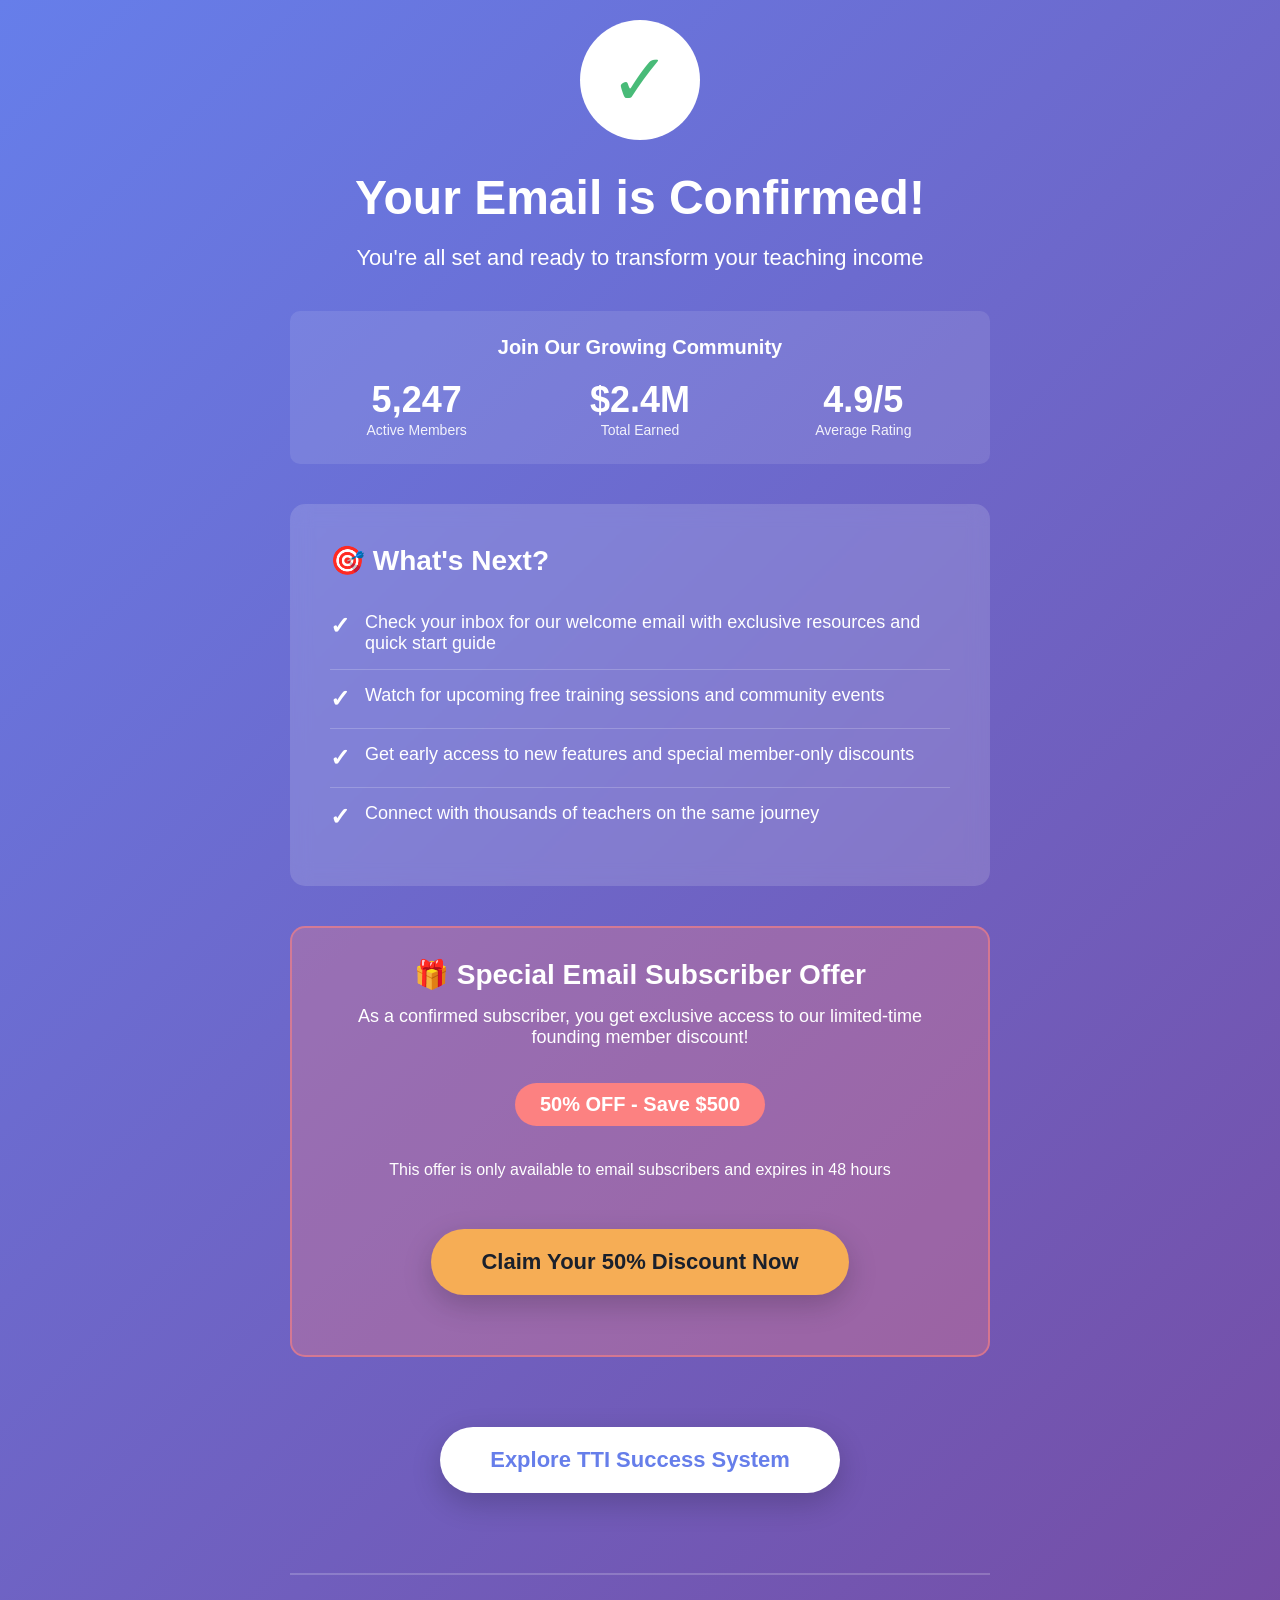
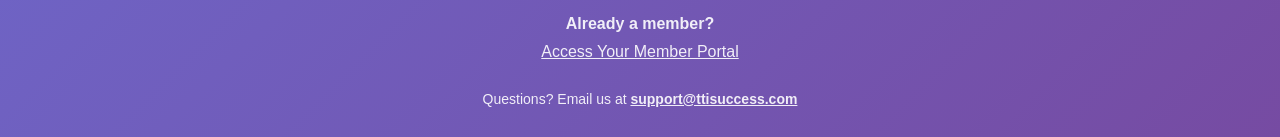
<file: email_confirmed.html>
<!DOCTYPE html>
<html lang="en">
<head>
    <meta charset="UTF-8">
    <meta name="viewport" content="width=device-width, initial-scale=1.0">
    <title>Email Confirmed - TTI Success System</title>

    <!-- Google Analytics -->
    <script async src="https://www.googletagmanager.com/gtag/js?id=GA_MEASUREMENT_ID"></script>
    <script>
        window.dataLayer = window.dataLayer || [];
        function gtag(){dataLayer.push(arguments);}
        gtag('js', new Date());
        gtag('config', 'GA_MEASUREMENT_ID');
        gtag('event', 'email_confirmed');
    </script>

    <!-- Facebook Pixel -->
    <script>
        !function(f,b,e,v,n,t,s)
        {if(f.fbq)return;n=f.fbq=function(){n.callMethod?
        n.callMethod.apply(n,arguments):n.queue.push(arguments)};
        if(!f._fbq)f._fbq=n;n.push=n;n.loaded=!0;n.version='2.0';
        n.queue=[];t=b.createElement(e);t.async=!0;
        t.src=v;s=b.getElementsByTagName(e)[0];
        s.parentNode.insertBefore(t,s)}(window, document,'script',
        'https://connect.facebook.net/en_US/fbevents.js');
        fbq('init', 'YOUR_PIXEL_ID');
        fbq('track', 'PageView');
        fbq('track', 'CompleteRegistration');
    </script>

    <style>
        * {
            margin: 0;
            padding: 0;
            box-sizing: border-box;
        }

        body {
            font-family: -apple-system, BlinkMacSystemFont, 'Segoe UI', Roboto, 'Helvetica Neue', Arial, sans-serif;
            background: linear-gradient(135deg, #667eea 0%, #764ba2 100%);
            color: white;
            min-height: 100vh;
            display: flex;
            align-items: center;
            justify-content: center;
            padding: 20px;
        }

        .container {
            max-width: 700px;
            text-align: center;
        }

        .success-icon {
            width: 120px;
            height: 120px;
            background: white;
            border-radius: 50%;
            display: flex;
            align-items: center;
            justify-content: center;
            margin: 0 auto 30px;
            animation: scaleIn 0.5s ease-out;
        }

        @keyframes scaleIn {
            0% { transform: scale(0); }
            50% { transform: scale(1.1); }
            100% { transform: scale(1); }
        }

        .checkmark {
            font-size: 72px;
            color: #48bb78;
        }

        h1 {
            font-size: 48px;
            margin-bottom: 20px;
            animation: fadeInUp 0.6s ease-out 0.2s both;
        }

        .subtitle {
            font-size: 22px;
            margin-bottom: 40px;
            opacity: 0.95;
            animation: fadeInUp 0.6s ease-out 0.4s both;
        }

        @keyframes fadeInUp {
            from {
                opacity: 0;
                transform: translateY(30px);
            }
            to {
                opacity: 1;
                transform: translateY(0);
            }
        }

        .info-box {
            background: rgba(255, 255, 255, 0.15);
            backdrop-filter: blur(10px);
            padding: 40px;
            border-radius: 15px;
            margin: 40px 0;
            text-align: left;
            animation: fadeInUp 0.6s ease-out 0.6s both;
        }

        .info-box h2 {
            font-size: 28px;
            margin-bottom: 20px;
            display: flex;
            align-items: center;
            gap: 10px;
        }

        .info-box ul {
            list-style: none;
            margin-top: 20px;
        }

        .info-box li {
            padding: 15px 0;
            border-bottom: 1px solid rgba(255, 255, 255, 0.2);
            display: flex;
            align-items: flex-start;
            gap: 15px;
            font-size: 18px;
        }

        .info-box li:last-child {
            border-bottom: none;
        }

        .info-box li:before {
            content: "✓";
            font-size: 24px;
            font-weight: bold;
            flex-shrink: 0;
        }

        .cta-button {
            display: inline-block;
            background: white;
            color: #667eea;
            padding: 20px 50px;
            font-size: 22px;
            font-weight: bold;
            text-decoration: none;
            border-radius: 50px;
            margin: 30px 10px;
            transition: all 0.3s;
            box-shadow: 0 10px 30px rgba(0, 0, 0, 0.2);
            animation: fadeInUp 0.6s ease-out 0.8s both;
        }

        .cta-button:hover {
            transform: translateY(-3px);
            box-shadow: 0 15px 40px rgba(0, 0, 0, 0.3);
        }

        .cta-button.secondary {
            background: #f6ad55;
            color: #1a202c;
        }

        .special-offer {
            background: rgba(252, 129, 129, 0.3);
            border: 2px solid rgba(252, 129, 129, 0.6);
            padding: 30px;
            border-radius: 15px;
            margin: 40px 0;
            animation: fadeInUp 0.6s ease-out 1s both;
        }

        .special-offer h3 {
            font-size: 28px;
            margin-bottom: 15px;
        }

        .special-offer p {
            font-size: 18px;
            margin-bottom: 20px;
        }

        .discount-badge {
            display: inline-block;
            background: #fc8181;
            padding: 10px 25px;
            border-radius: 50px;
            font-size: 20px;
            font-weight: bold;
            margin: 15px 0;
            animation: pulse 2s infinite;
        }

        @keyframes pulse {
            0%, 100% { transform: scale(1); }
            50% { transform: scale(1.05); }
        }

        .footer {
            margin-top: 50px;
            padding-top: 30px;
            border-top: 2px solid rgba(255, 255, 255, 0.2);
            animation: fadeInUp 0.6s ease-out 1.2s both;
        }

        .footer p {
            font-size: 16px;
            opacity: 0.9;
            margin: 10px 0;
        }

        .social-proof {
            background: rgba(255, 255, 255, 0.1);
            padding: 25px;
            border-radius: 10px;
            margin: 30px 0;
        }

        .social-proof-stats {
            display: grid;
            grid-template-columns: repeat(3, 1fr);
            gap: 20px;
            margin-top: 20px;
        }

        .stat {
            text-align: center;
        }

        .stat-number {
            font-size: 36px;
            font-weight: bold;
            display: block;
        }

        .stat-label {
            font-size: 14px;
            opacity: 0.9;
        }

        @media (max-width: 768px) {
            h1 {
                font-size: 36px;
            }

            .subtitle {
                font-size: 18px;
            }

            .info-box {
                padding: 25px;
            }

            .info-box h2 {
                font-size: 22px;
            }

            .info-box li {
                font-size: 16px;
            }

            .cta-button {
                display: block;
                margin: 15px 0;
                padding: 15px 30px;
                font-size: 18px;
            }

            .social-proof-stats {
                grid-template-columns: 1fr;
                gap: 15px;
            }
        }
    </style>
</head>
<body>
    <div class="container">
        <div class="success-icon">
            <div class="checkmark">✓</div>
        </div>

        <h1>Your Email is Confirmed!</h1>
        <p class="subtitle">You're all set and ready to transform your teaching income</p>

        <div class="social-proof">
            <h3 style="font-size: 20px; margin-bottom: 15px;">Join Our Growing Community</h3>
            <div class="social-proof-stats">
                <div class="stat">
                    <span class="stat-number">5,247</span>
                    <span class="stat-label">Active Members</span>
                </div>
                <div class="stat">
                    <span class="stat-number">$2.4M</span>
                    <span class="stat-label">Total Earned</span>
                </div>
                <div class="stat">
                    <span class="stat-number">4.9/5</span>
                    <span class="stat-label">Average Rating</span>
                </div>
            </div>
        </div>

        <div class="info-box">
            <h2>🎯 What's Next?</h2>
            <ul>
                <li>Check your inbox for our welcome email with exclusive resources and quick start guide</li>
                <li>Watch for upcoming free training sessions and community events</li>
                <li>Get early access to new features and special member-only discounts</li>
                <li>Connect with thousands of teachers on the same journey</li>
            </ul>
        </div>

        <div class="special-offer">
            <h3>🎁 Special Email Subscriber Offer</h3>
            <p>As a confirmed subscriber, you get exclusive access to our limited-time founding member discount!</p>
            <div class="discount-badge">50% OFF - Save $500</div>
            <p style="font-size: 16px; margin-top: 20px;">This offer is only available to email subscribers and expires in 48 hours</p>
            <a href="funnel_landing.html" class="cta-button secondary">
                Claim Your 50% Discount Now
            </a>
        </div>

        <a href="funnel_landing.html" class="cta-button">
            Explore TTI Success System
        </a>

        <div class="footer">
            <p><strong>Already a member?</strong></p>
            <p><a href="download_portal.html" style="color: white; text-decoration: underline;">Access Your Member Portal</a></p>
            <p style="margin-top: 30px; font-size: 14px;">
                Questions? Email us at <a href="mailto:support@ttisuccess.com" style="color: white; font-weight: bold;">support@ttisuccess.com</a>
            </p>
        </div>
    </div>

    <script>
        // Get email from URL parameter
        const urlParams = new URLSearchParams(window.location.search);
        const email = urlParams.get('email');
        const token = urlParams.get('token');

        // Confirm email on backend
        if (token) {
            fetch('/api/confirm-email', {
                method: 'POST',
                headers: {
                    'Content-Type': 'application/json',
                },
                body: JSON.stringify({ token, email })
            })
            .then(response => response.json())
            .then(data => {
                console.log('Email confirmed successfully', data);
            })
            .catch(error => {
                console.error('Error confirming email:', error);
            });
        }

        // Track conversion
        if (typeof gtag !== 'undefined') {
            gtag('event', 'conversion', {
                'send_to': 'GA_MEASUREMENT_ID/EMAIL_CONFIRMATION'
            });
        }

        // Set cookie for tracking
        document.cookie = `email_confirmed=true; path=/; max-age=${60*60*24*365}`;

        // Show personalized message after delay
        setTimeout(() => {
            console.log('User engaged with confirmation page');
        }, 5000);
    </script>
</body>
</html>
</file>
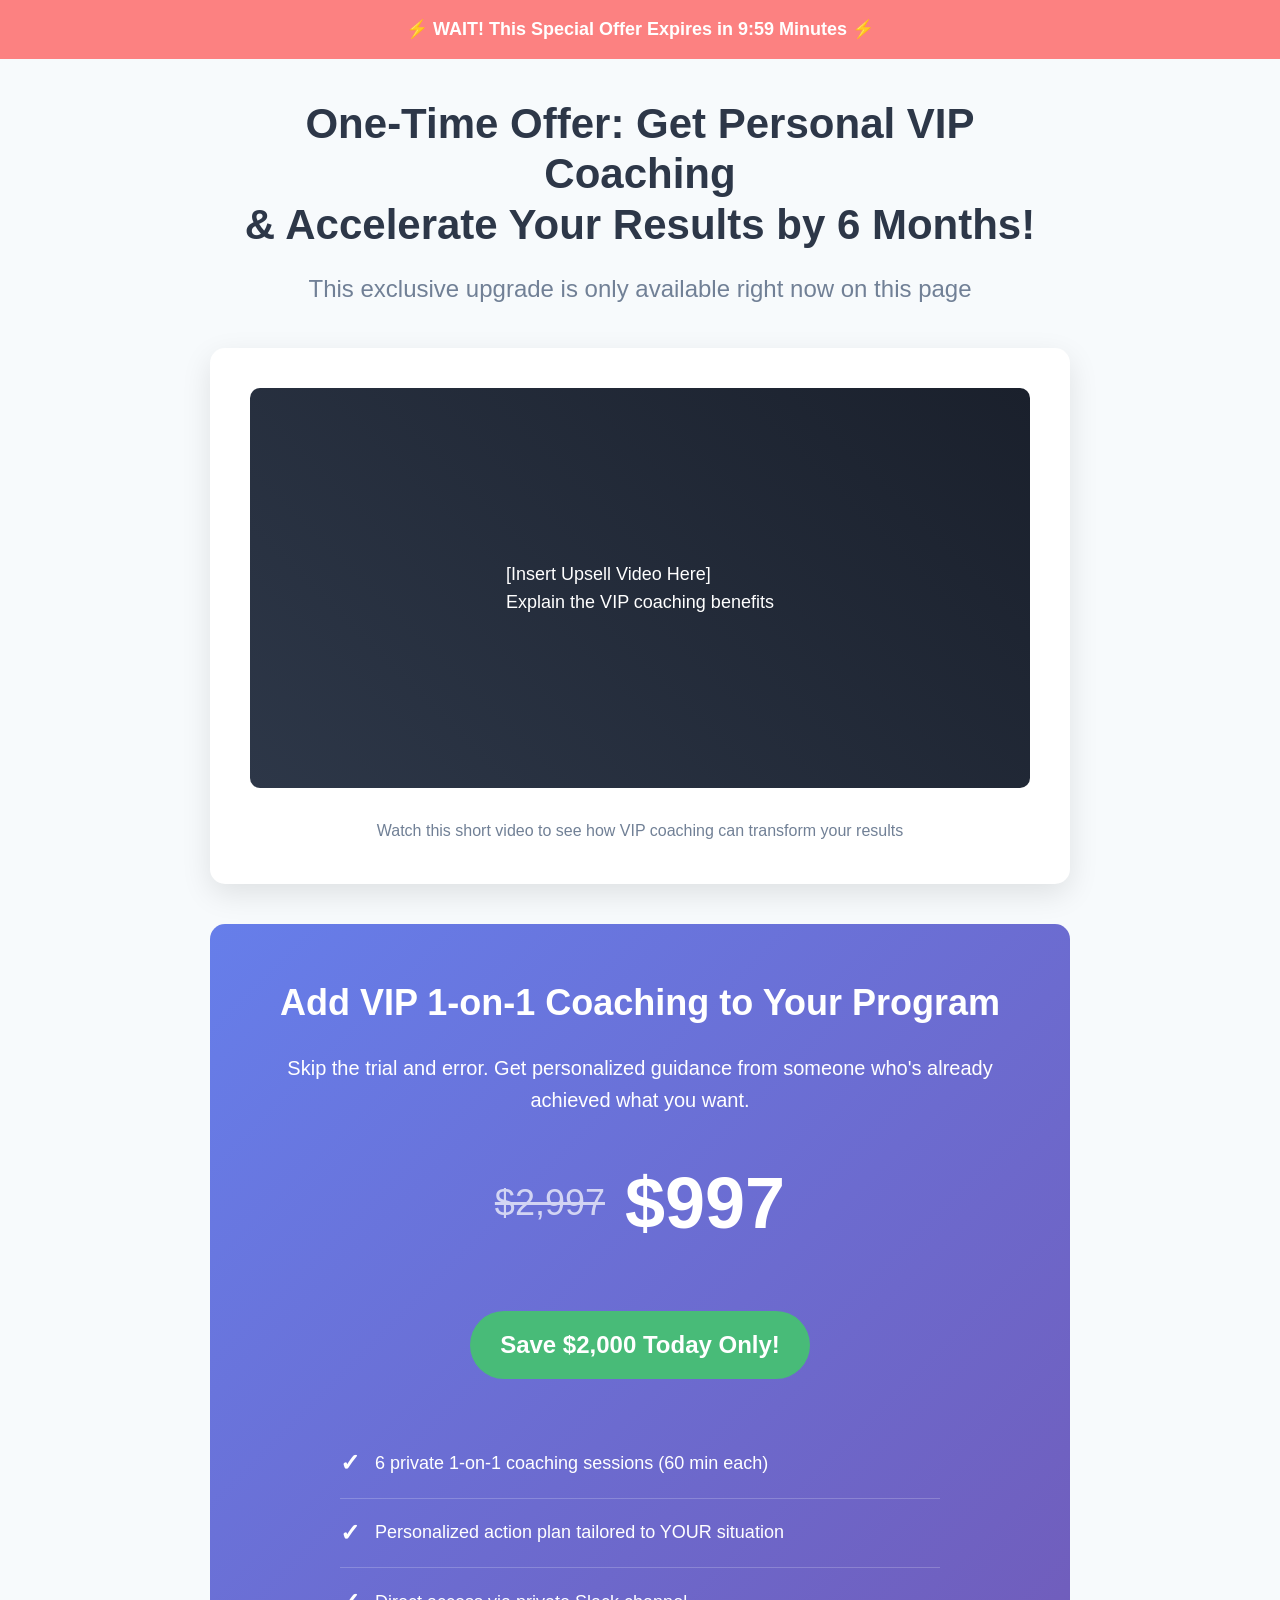
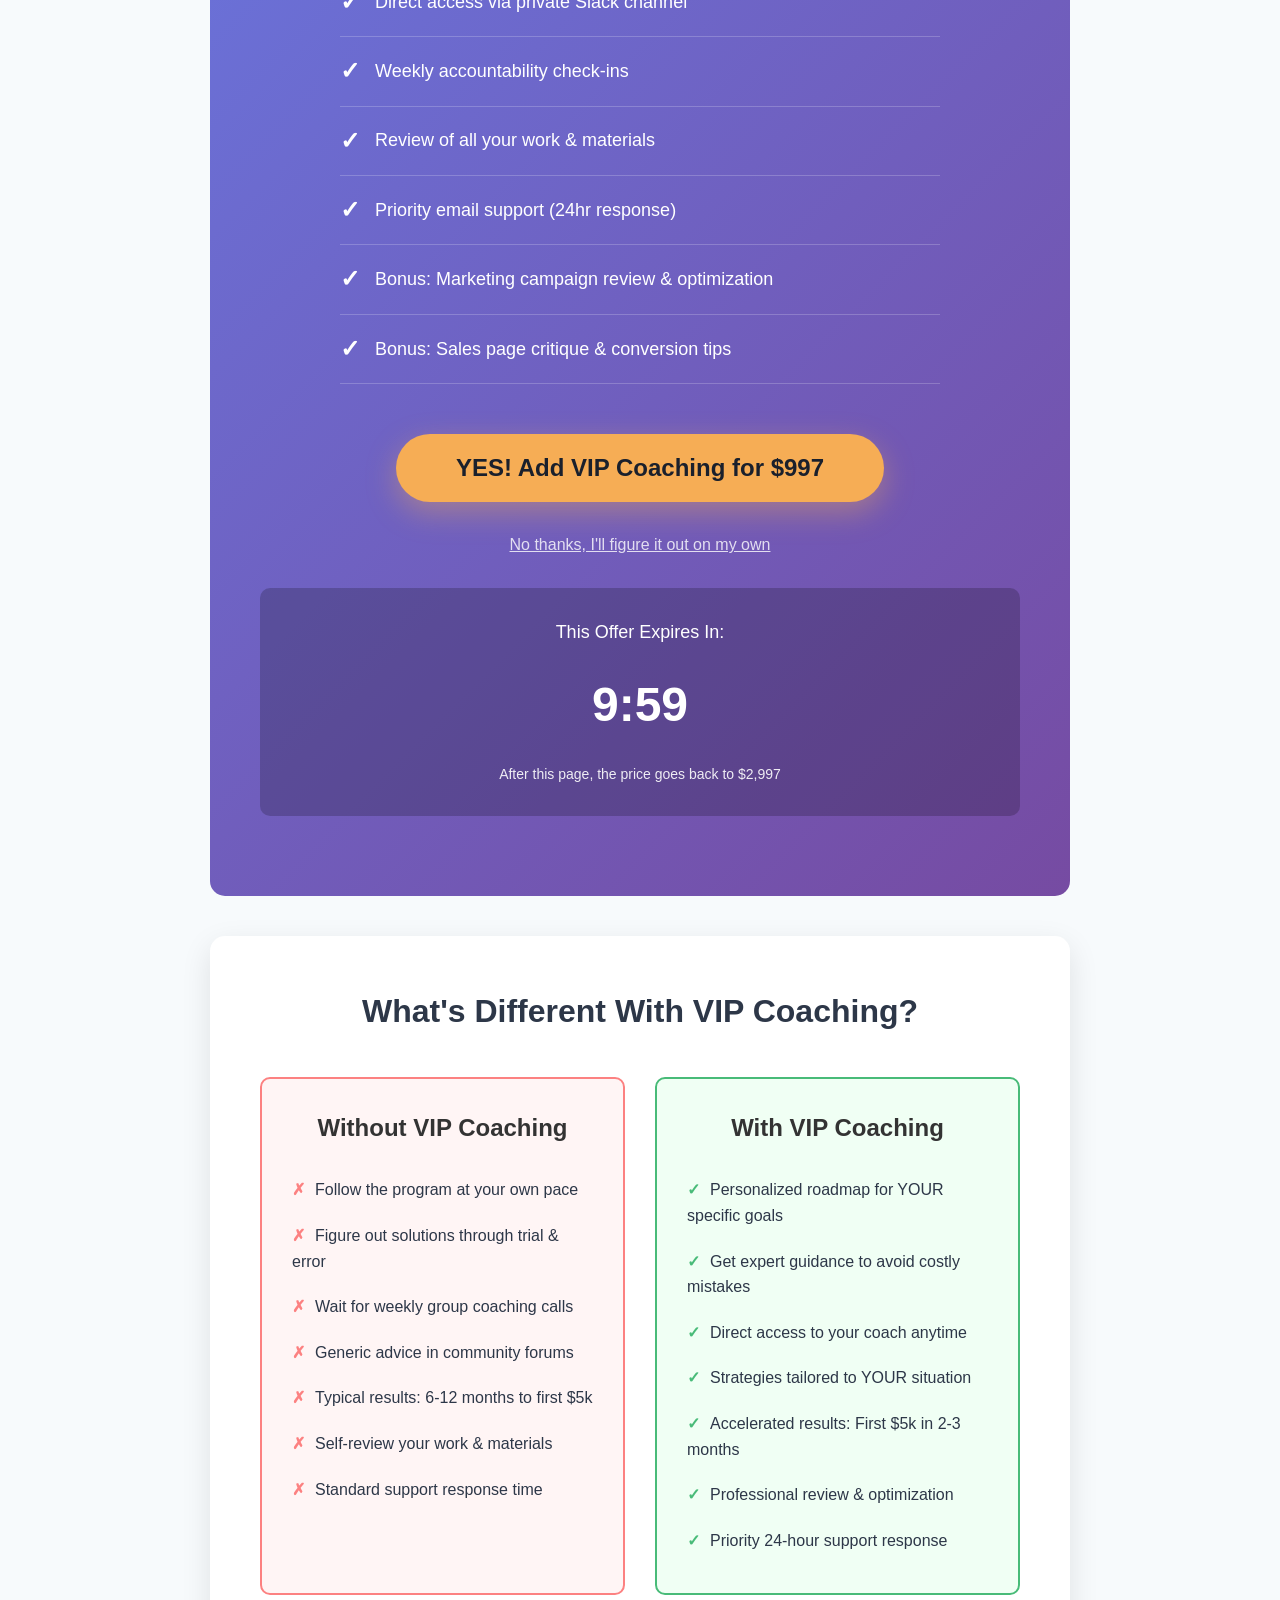
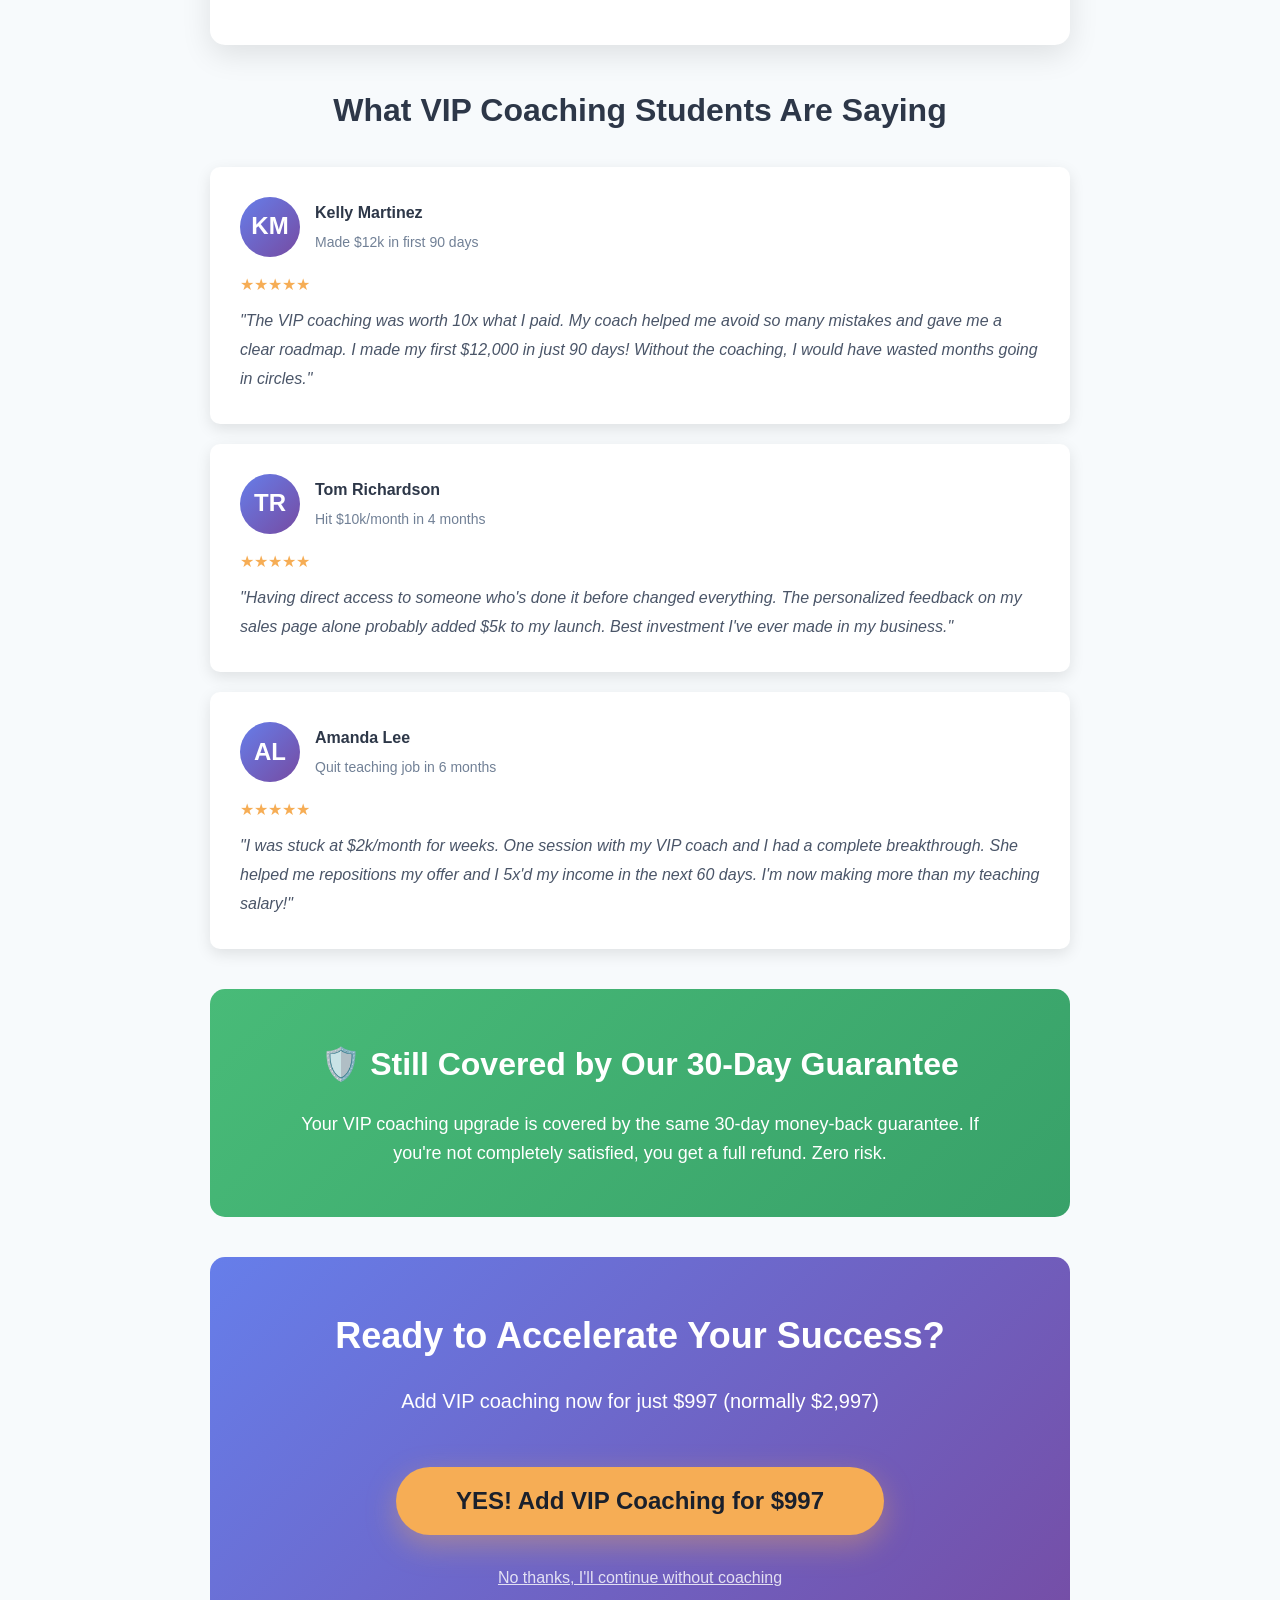
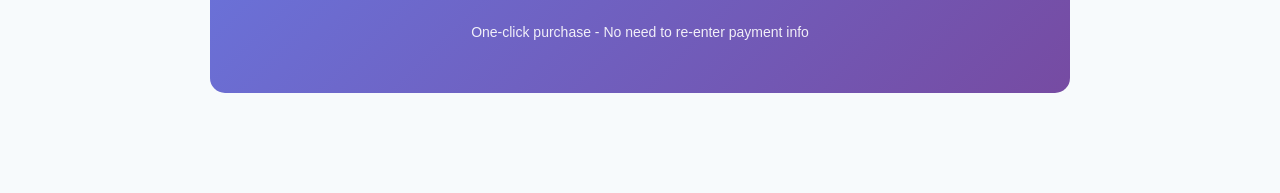
<file: upsell.html>
<!DOCTYPE html>
<html lang="en">
<head>
    <meta charset="UTF-8">
    <meta name="viewport" content="width=device-width, initial-scale=1.0">
    <title>Special One-Time Offer - TTI VIP Coaching</title>

    <!-- Google Analytics -->
    <script async src="https://www.googletagmanager.com/gtag/js?id=GA_MEASUREMENT_ID"></script>
    <script>
        window.dataLayer = window.dataLayer || [];
        function gtag(){dataLayer.push(arguments);}
        gtag('js', new Date());
        gtag('config', 'GA_MEASUREMENT_ID');
        gtag('event', 'view_upsell');
    </script>

    <!-- Facebook Pixel -->
    <script>
        !function(f,b,e,v,n,t,s)
        {if(f.fbq)return;n=f.fbq=function(){n.callMethod?
        n.callMethod.apply(n,arguments):n.queue.push(arguments)};
        if(!f._fbq)f._fbq=n;n.push=n;n.loaded=!0;n.version='2.0';
        n.queue=[];t=b.createElement(e);t.async=!0;
        t.src=v;s=b.getElementsByTagName(e)[0];
        s.parentNode.insertBefore(t,s)}(window, document,'script',
        'https://connect.facebook.net/en_US/fbevents.js');
        fbq('init', 'YOUR_PIXEL_ID');
        fbq('track', 'PageView');
    </script>

    <!-- Stripe.js -->
    <script src="https://js.stripe.com/v3/"></script>

    <style>
        * {
            margin: 0;
            padding: 0;
            box-sizing: border-box;
        }

        body {
            font-family: -apple-system, BlinkMacSystemFont, 'Segoe UI', Roboto, 'Helvetica Neue', Arial, sans-serif;
            background: #f7fafc;
            color: #333;
            line-height: 1.6;
        }

        .urgent-bar {
            background: #fc8181;
            color: white;
            text-align: center;
            padding: 15px;
            font-weight: 600;
            font-size: 18px;
            position: sticky;
            top: 0;
            z-index: 1000;
            animation: pulse 2s infinite;
        }

        @keyframes pulse {
            0%, 100% { opacity: 1; }
            50% { opacity: 0.85; }
        }

        .container {
            max-width: 900px;
            margin: 0 auto;
            padding: 40px 20px;
        }

        .headline {
            text-align: center;
            margin-bottom: 40px;
        }

        .headline h1 {
            font-size: 42px;
            color: #2d3748;
            margin-bottom: 20px;
            line-height: 1.2;
        }

        .headline .subheadline {
            font-size: 24px;
            color: #718096;
        }

        .video-section {
            background: white;
            padding: 40px;
            border-radius: 15px;
            box-shadow: 0 10px 30px rgba(0,0,0,0.1);
            margin-bottom: 40px;
        }

        .video-placeholder {
            width: 100%;
            height: 400px;
            background: linear-gradient(45deg, #2d3748, #1a202c);
            border-radius: 10px;
            display: flex;
            align-items: center;
            justify-content: center;
            color: white;
            font-size: 18px;
            margin-bottom: 30px;
        }

        .offer-box {
            background: linear-gradient(135deg, #667eea 0%, #764ba2 100%);
            color: white;
            padding: 50px;
            border-radius: 15px;
            text-align: center;
            margin-bottom: 40px;
        }

        .offer-box h2 {
            font-size: 36px;
            margin-bottom: 20px;
        }

        .price-comparison {
            display: flex;
            justify-content: center;
            align-items: center;
            gap: 20px;
            margin: 30px 0;
        }

        .old-price {
            font-size: 36px;
            text-decoration: line-through;
            opacity: 0.7;
        }

        .new-price {
            font-size: 72px;
            font-weight: bold;
        }

        .savings-badge {
            background: #48bb78;
            padding: 15px 30px;
            border-radius: 50px;
            font-size: 24px;
            font-weight: bold;
            display: inline-block;
            margin: 20px 0;
        }

        .features-list {
            text-align: left;
            max-width: 600px;
            margin: 30px auto;
            list-style: none;
        }

        .features-list li {
            padding: 15px 0;
            display: flex;
            align-items: center;
            gap: 15px;
            font-size: 18px;
            border-bottom: 1px solid rgba(255,255,255,0.2);
        }

        .features-list li:before {
            content: "✓";
            font-size: 24px;
            font-weight: bold;
        }

        .cta-buttons {
            margin-top: 40px;
        }

        .cta-button {
            display: inline-block;
            background: #f6ad55;
            color: #1a202c;
            padding: 20px 60px;
            font-size: 24px;
            font-weight: bold;
            text-decoration: none;
            border-radius: 50px;
            transition: all 0.3s;
            box-shadow: 0 10px 30px rgba(246, 173, 85, 0.4);
            border: none;
            cursor: pointer;
            margin: 10px;
        }

        .cta-button:hover {
            transform: translateY(-3px);
            box-shadow: 0 15px 40px rgba(246, 173, 85, 0.6);
        }

        .decline-button {
            display: inline-block;
            color: rgba(255,255,255,0.8);
            text-decoration: underline;
            font-size: 16px;
            margin-top: 20px;
            cursor: pointer;
        }

        .decline-button:hover {
            color: white;
        }

        .comparison-section {
            background: white;
            padding: 50px;
            border-radius: 15px;
            box-shadow: 0 10px 30px rgba(0,0,0,0.1);
            margin-bottom: 40px;
        }

        .comparison-section h2 {
            font-size: 32px;
            text-align: center;
            color: #2d3748;
            margin-bottom: 40px;
        }

        .comparison-table {
            display: grid;
            grid-template-columns: 1fr 1fr;
            gap: 30px;
        }

        .comparison-col {
            padding: 30px;
            border-radius: 10px;
        }

        .comparison-col.without {
            background: #fff5f5;
            border: 2px solid #fc8181;
        }

        .comparison-col.with {
            background: #f0fff4;
            border: 2px solid #48bb78;
        }

        .comparison-col h3 {
            font-size: 24px;
            margin-bottom: 20px;
            text-align: center;
        }

        .comparison-col ul {
            list-style: none;
        }

        .comparison-col.without li:before {
            content: "✗";
            color: #fc8181;
            margin-right: 10px;
            font-weight: bold;
        }

        .comparison-col.with li:before {
            content: "✓";
            color: #48bb78;
            margin-right: 10px;
            font-weight: bold;
        }

        .comparison-col li {
            padding: 10px 0;
            color: #2d3748;
        }

        .testimonials {
            margin: 40px 0;
        }

        .testimonial-card {
            background: white;
            padding: 30px;
            border-radius: 10px;
            box-shadow: 0 5px 15px rgba(0,0,0,0.1);
            margin-bottom: 20px;
        }

        .testimonial-header {
            display: flex;
            align-items: center;
            gap: 15px;
            margin-bottom: 15px;
        }

        .testimonial-avatar {
            width: 60px;
            height: 60px;
            border-radius: 50%;
            background: linear-gradient(135deg, #667eea 0%, #764ba2 100%);
            display: flex;
            align-items: center;
            justify-content: center;
            color: white;
            font-weight: bold;
            font-size: 24px;
        }

        .testimonial-info h4 {
            color: #2d3748;
            margin-bottom: 5px;
        }

        .testimonial-info p {
            color: #718096;
            font-size: 14px;
        }

        .stars {
            color: #f6ad55;
            margin-bottom: 10px;
        }

        .testimonial-text {
            color: #4a5568;
            font-style: italic;
            line-height: 1.8;
        }

        .guarantee-section {
            background: linear-gradient(135deg, #48bb78 0%, #38a169 100%);
            color: white;
            padding: 50px;
            border-radius: 15px;
            text-align: center;
            margin: 40px 0;
        }

        .guarantee-section h2 {
            font-size: 32px;
            margin-bottom: 20px;
        }

        .countdown-timer {
            background: rgba(0,0,0,0.2);
            padding: 30px;
            border-radius: 10px;
            margin: 30px 0;
        }

        .timer-display {
            font-size: 48px;
            font-weight: bold;
            margin: 20px 0;
        }

        @media (max-width: 768px) {
            .headline h1 {
                font-size: 32px;
            }

            .comparison-table {
                grid-template-columns: 1fr;
            }

            .price-comparison {
                flex-direction: column;
                gap: 10px;
            }

            .new-price {
                font-size: 56px;
            }

            .cta-button {
                padding: 15px 40px;
                font-size: 20px;
            }
        }
    </style>
</head>
<body>
    <div class="urgent-bar">
        ⚡ WAIT! This Special Offer Expires in <span id="timer-bar">10:00</span> Minutes ⚡
    </div>

    <div class="container">
        <div class="headline">
            <h1>One-Time Offer: Get Personal VIP Coaching<br>& Accelerate Your Results by 6 Months!</h1>
            <p class="subheadline">This exclusive upgrade is only available right now on this page</p>
        </div>

        <div class="video-section">
            <div class="video-placeholder">
                [Insert Upsell Video Here]<br>
                Explain the VIP coaching benefits
            </div>
            <p style="text-align: center; color: #718096;">Watch this short video to see how VIP coaching can transform your results</p>
        </div>

        <div class="offer-box">
            <h2>Add VIP 1-on-1 Coaching to Your Program</h2>
            <p style="font-size: 20px; margin: 20px 0;">Skip the trial and error. Get personalized guidance from someone who's already achieved what you want.</p>

            <div class="price-comparison">
                <span class="old-price">$2,997</span>
                <span class="new-price">$997</span>
            </div>

            <div class="savings-badge">Save $2,000 Today Only!</div>

            <ul class="features-list">
                <li>6 private 1-on-1 coaching sessions (60 min each)</li>
                <li>Personalized action plan tailored to YOUR situation</li>
                <li>Direct access via private Slack channel</li>
                <li>Weekly accountability check-ins</li>
                <li>Review of all your work & materials</li>
                <li>Priority email support (24hr response)</li>
                <li>Bonus: Marketing campaign review & optimization</li>
                <li>Bonus: Sales page critique & conversion tips</li>
            </ul>

            <div class="cta-buttons">
                <button class="cta-button" onclick="acceptUpsell()">
                    YES! Add VIP Coaching for $997
                </button>
                <br>
                <a href="download_portal.html" class="decline-button" onclick="trackDecline()">
                    No thanks, I'll figure it out on my own
                </a>
            </div>

            <div class="countdown-timer">
                <div style="font-size: 18px;">This Offer Expires In:</div>
                <div class="timer-display" id="countdown">10:00</div>
                <div style="font-size: 14px; opacity: 0.9;">After this page, the price goes back to $2,997</div>
            </div>
        </div>

        <div class="comparison-section">
            <h2>What's Different With VIP Coaching?</h2>
            <div class="comparison-table">
                <div class="comparison-col without">
                    <h3>Without VIP Coaching</h3>
                    <ul>
                        <li>Follow the program at your own pace</li>
                        <li>Figure out solutions through trial & error</li>
                        <li>Wait for weekly group coaching calls</li>
                        <li>Generic advice in community forums</li>
                        <li>Typical results: 6-12 months to first $5k</li>
                        <li>Self-review your work & materials</li>
                        <li>Standard support response time</li>
                    </ul>
                </div>
                <div class="comparison-col with">
                    <h3>With VIP Coaching</h3>
                    <ul>
                        <li>Personalized roadmap for YOUR specific goals</li>
                        <li>Get expert guidance to avoid costly mistakes</li>
                        <li>Direct access to your coach anytime</li>
                        <li>Strategies tailored to YOUR situation</li>
                        <li>Accelerated results: First $5k in 2-3 months</li>
                        <li>Professional review & optimization</li>
                        <li>Priority 24-hour support response</li>
                    </ul>
                </div>
            </div>
        </div>

        <div class="testimonials">
            <h2 style="text-align: center; font-size: 32px; margin-bottom: 30px; color: #2d3748;">
                What VIP Coaching Students Are Saying
            </h2>

            <div class="testimonial-card">
                <div class="testimonial-header">
                    <div class="testimonial-avatar">KM</div>
                    <div class="testimonial-info">
                        <h4>Kelly Martinez</h4>
                        <p>Made $12k in first 90 days</p>
                    </div>
                </div>
                <div class="stars">★★★★★</div>
                <p class="testimonial-text">
                    "The VIP coaching was worth 10x what I paid. My coach helped me avoid so many mistakes and gave me a clear roadmap. I made my first $12,000 in just 90 days! Without the coaching, I would have wasted months going in circles."
                </p>
            </div>

            <div class="testimonial-card">
                <div class="testimonial-header">
                    <div class="testimonial-avatar">TR</div>
                    <div class="testimonial-info">
                        <h4>Tom Richardson</h4>
                        <p>Hit $10k/month in 4 months</p>
                    </div>
                </div>
                <div class="stars">★★★★★</div>
                <p class="testimonial-text">
                    "Having direct access to someone who's done it before changed everything. The personalized feedback on my sales page alone probably added $5k to my launch. Best investment I've ever made in my business."
                </p>
            </div>

            <div class="testimonial-card">
                <div class="testimonial-header">
                    <div class="testimonial-avatar">AL</div>
                    <div class="testimonial-info">
                        <h4>Amanda Lee</h4>
                        <p>Quit teaching job in 6 months</p>
                    </div>
                </div>
                <div class="stars">★★★★★</div>
                <p class="testimonial-text">
                    "I was stuck at $2k/month for weeks. One session with my VIP coach and I had a complete breakthrough. She helped me repositions my offer and I 5x'd my income in the next 60 days. I'm now making more than my teaching salary!"
                </p>
            </div>
        </div>

        <div class="guarantee-section">
            <h2>🛡️ Still Covered by Our 30-Day Guarantee</h2>
            <p style="font-size: 18px; max-width: 700px; margin: 0 auto;">
                Your VIP coaching upgrade is covered by the same 30-day money-back guarantee. If you're not completely satisfied, you get a full refund. Zero risk.
            </p>
        </div>

        <div class="offer-box" style="margin-bottom: 60px;">
            <h2>Ready to Accelerate Your Success?</h2>
            <p style="font-size: 20px; margin: 20px 0;">
                Add VIP coaching now for just $997 (normally $2,997)
            </p>

            <div class="cta-buttons">
                <button class="cta-button" onclick="acceptUpsell()">
                    YES! Add VIP Coaching for $997
                </button>
                <br>
                <a href="download_portal.html" class="decline-button" onclick="trackDecline()">
                    No thanks, I'll continue without coaching
                </a>
            </div>

            <p style="margin-top: 30px; font-size: 14px; opacity: 0.9;">
                One-click purchase - No need to re-enter payment info
            </p>
        </div>
    </div>

    <script>
        // Countdown timer
        let timeLeft = 600; // 10 minutes

        function updateTimer() {
            const minutes = Math.floor(timeLeft / 60);
            const seconds = timeLeft % 60;

            document.getElementById('countdown').textContent =
                `${minutes}:${String(seconds).padStart(2, '0')}`;
            document.getElementById('timer-bar').textContent =
                `${minutes}:${String(seconds).padStart(2, '0')}`;

            if (timeLeft > 0) {
                timeLeft--;
            } else {
                // Redirect when timer expires
                window.location.href = 'download_portal.html';
            }
        }

        setInterval(updateTimer, 1000);

        // One-click upsell purchase
        async function acceptUpsell() {
            // Track upsell acceptance
            if (typeof gtag !== 'undefined') {
                gtag('event', 'upsell_accept', {
                    'event_category': 'Upsell',
                    'value': 997
                });
            }

            if (typeof fbq !== 'undefined') {
                fbq('track', 'AddToCart', {
                    value: 997,
                    currency: 'USD',
                    content_name: 'VIP Coaching'
                });
            }

            // Show processing message
            const button = event.target;
            button.disabled = true;
            button.textContent = 'Processing...';

            try {
                // Process one-click upsell
                const response = await fetch('/api/process-upsell', {
                    method: 'POST',
                    headers: {
                        'Content-Type': 'application/json',
                    },
                    body: JSON.stringify({
                        amount: 99700, // $997 in cents
                        product: 'vip-coaching'
                    })
                });

                const result = await response.json();

                if (result.success) {
                    // Track conversion
                    if (typeof gtag !== 'undefined') {
                        gtag('event', 'purchase', {
                            transaction_id: result.transactionId,
                            value: 997,
                            currency: 'USD',
                            items: [{
                                item_id: 'vip-coaching',
                                item_name: 'VIP Coaching Upgrade'
                            }]
                        });
                    }

                    if (typeof fbq !== 'undefined') {
                        fbq('track', 'Purchase', {
                            value: 997,
                            currency: 'USD'
                        });
                    }

                    // Redirect to success page
                    window.location.href = 'download_portal.html?upgraded=true';
                } else {
                    throw new Error(result.message);
                }
            } catch (error) {
                alert('There was an error processing your upgrade. Please contact support.');
                button.disabled = false;
                button.textContent = 'YES! Add VIP Coaching for $997';
            }
        }

        function trackDecline() {
            // Track upsell decline
            if (typeof gtag !== 'undefined') {
                gtag('event', 'upsell_decline', {
                    'event_category': 'Upsell'
                });
            }

            if (typeof fbq !== 'undefined') {
                fbq('track', 'CustomizeProduct', {
                    content_name: 'Declined VIP Coaching'
                });
            }
        }

        // Track time on page
        let pageTime = 0;
        setInterval(() => {
            pageTime++;
            if (pageTime === 30 && typeof gtag !== 'undefined') {
                gtag('event', 'engaged_upsell', {
                    'event_category': 'Engagement'
                });
            }
        }, 1000);
    </script>
</body>
</html>
</file>
